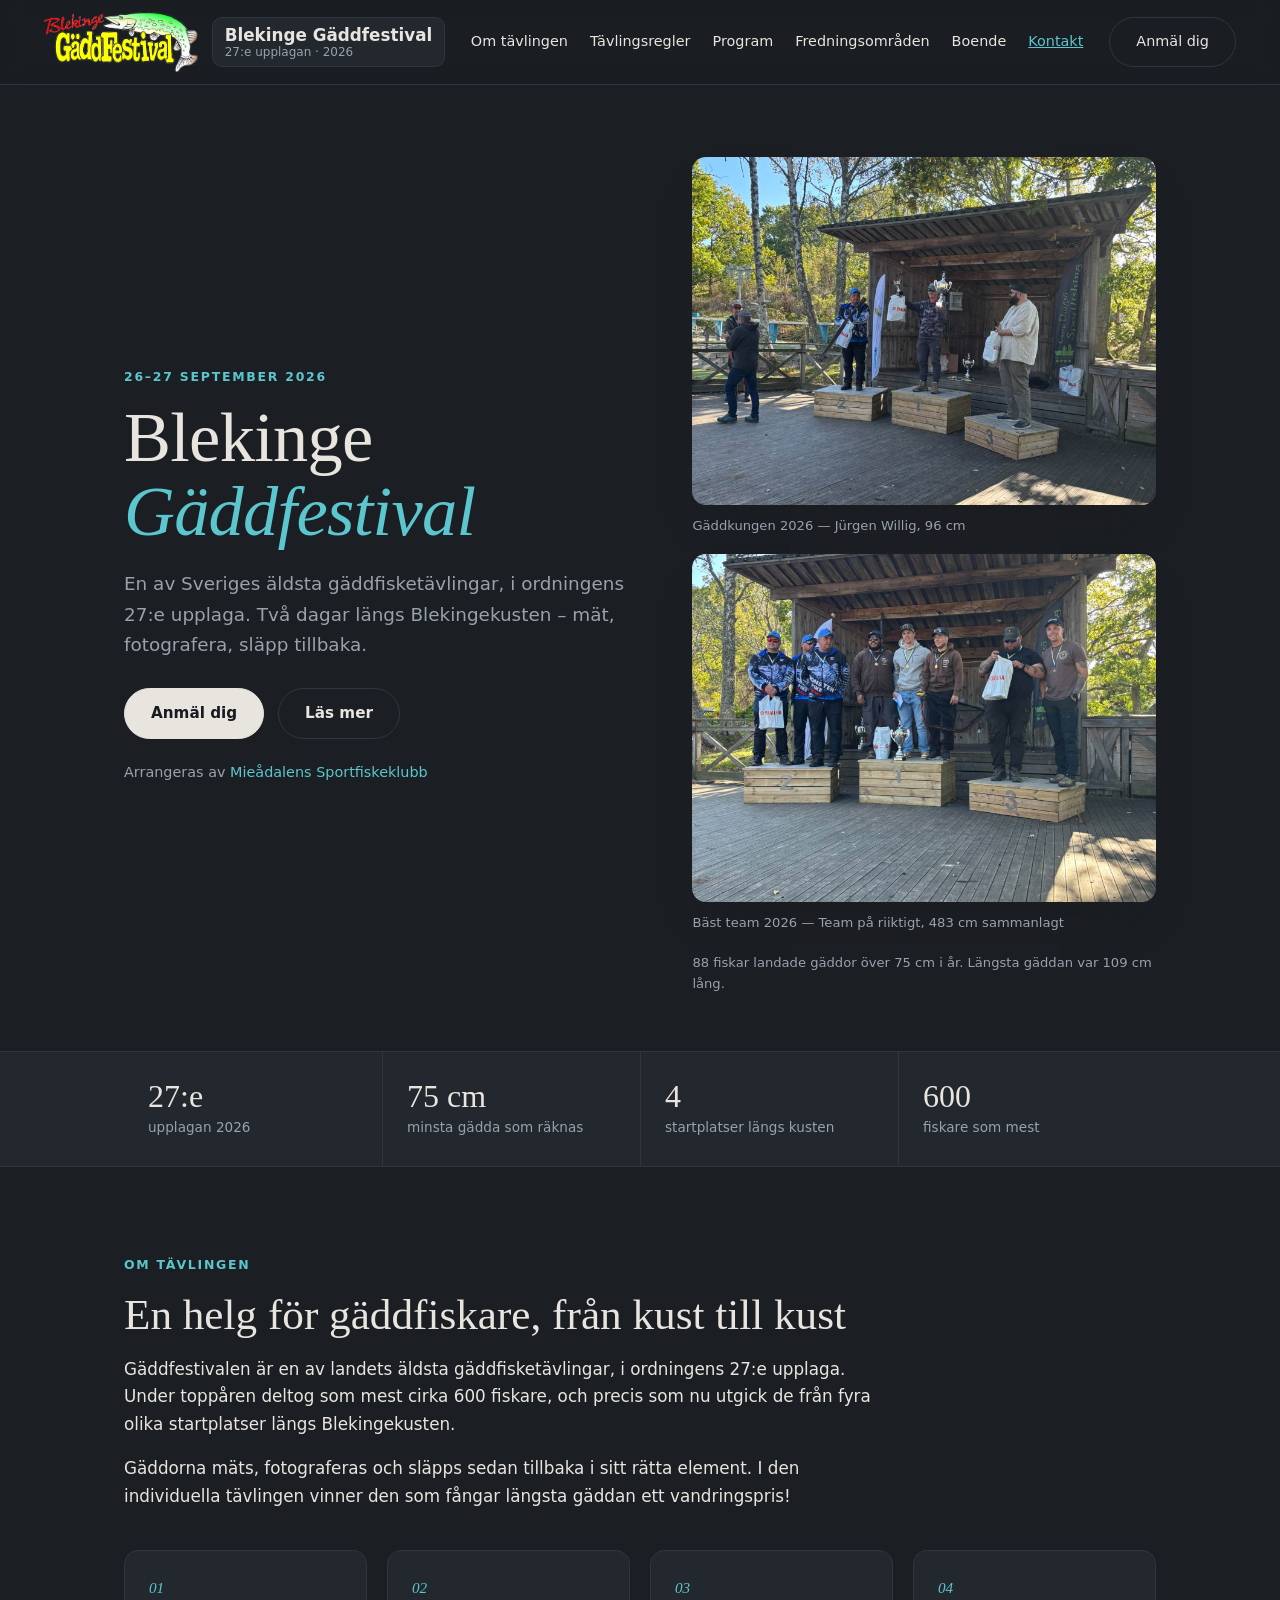
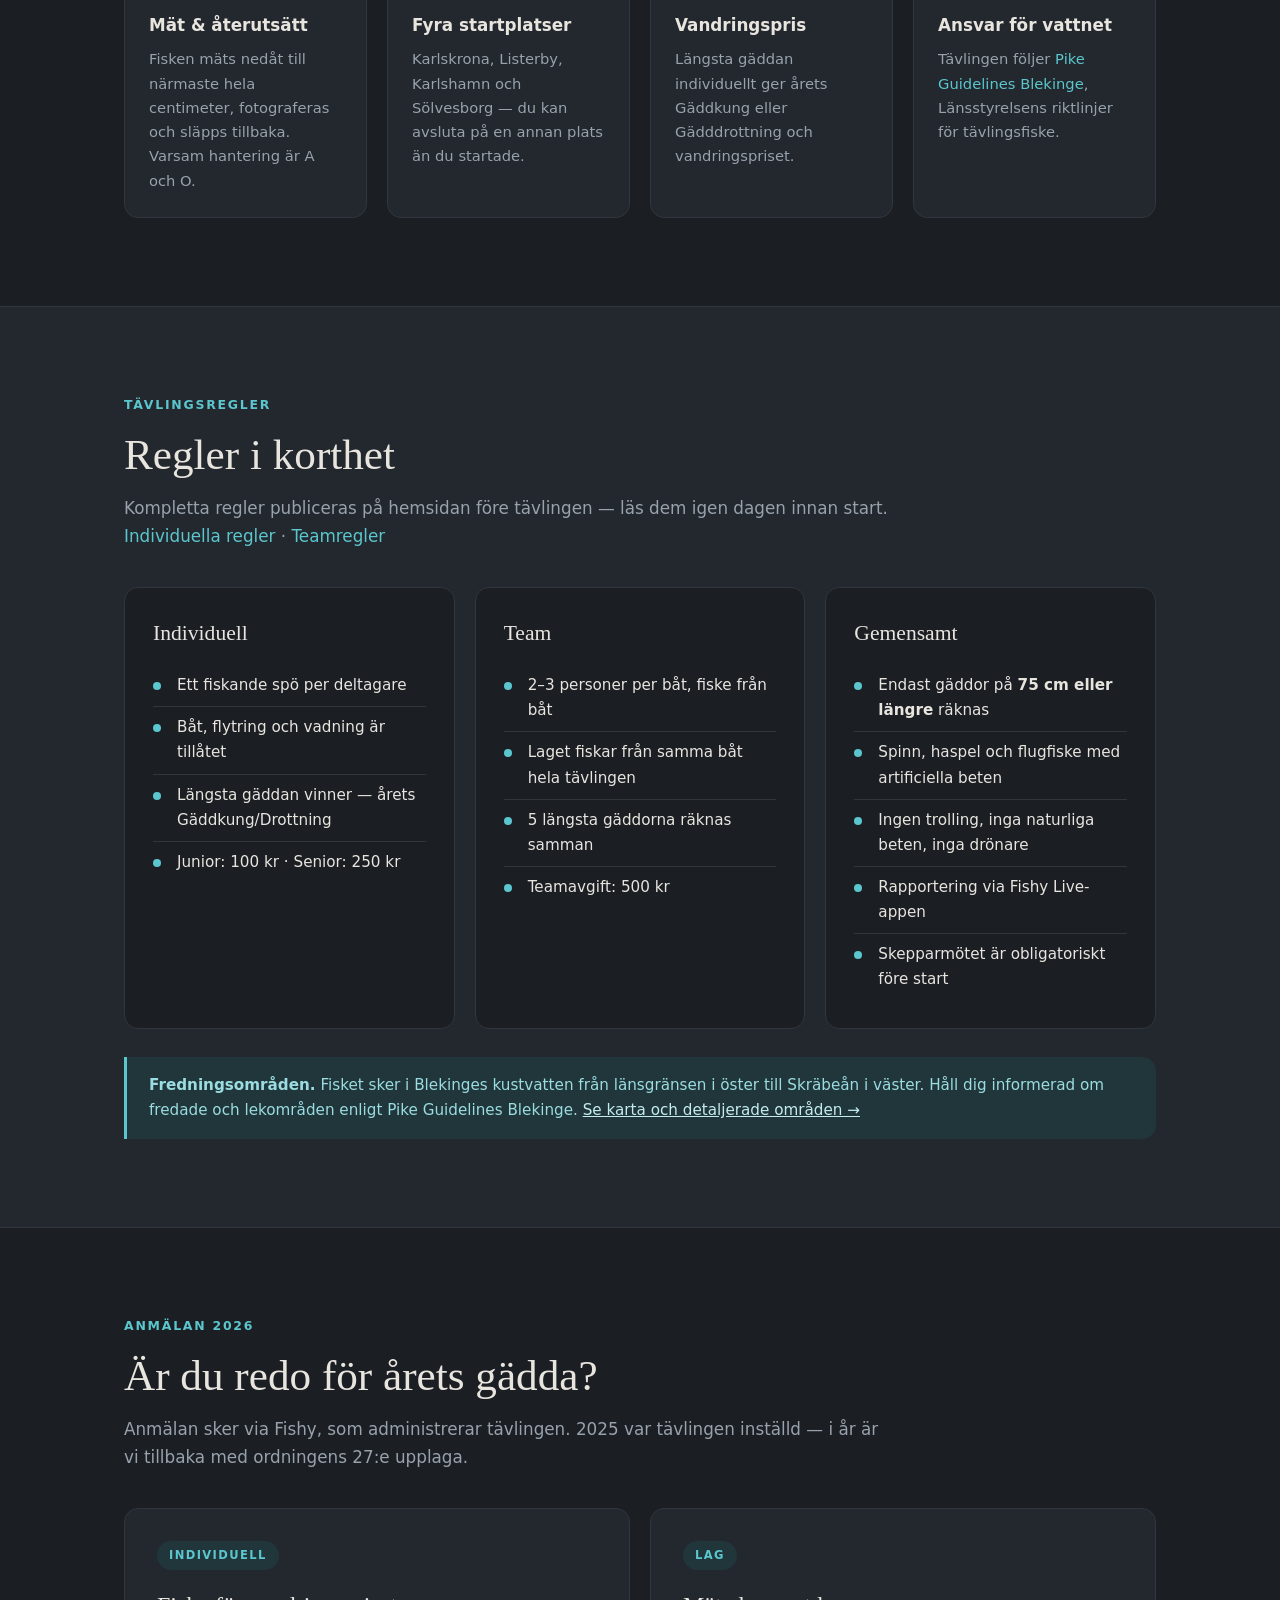
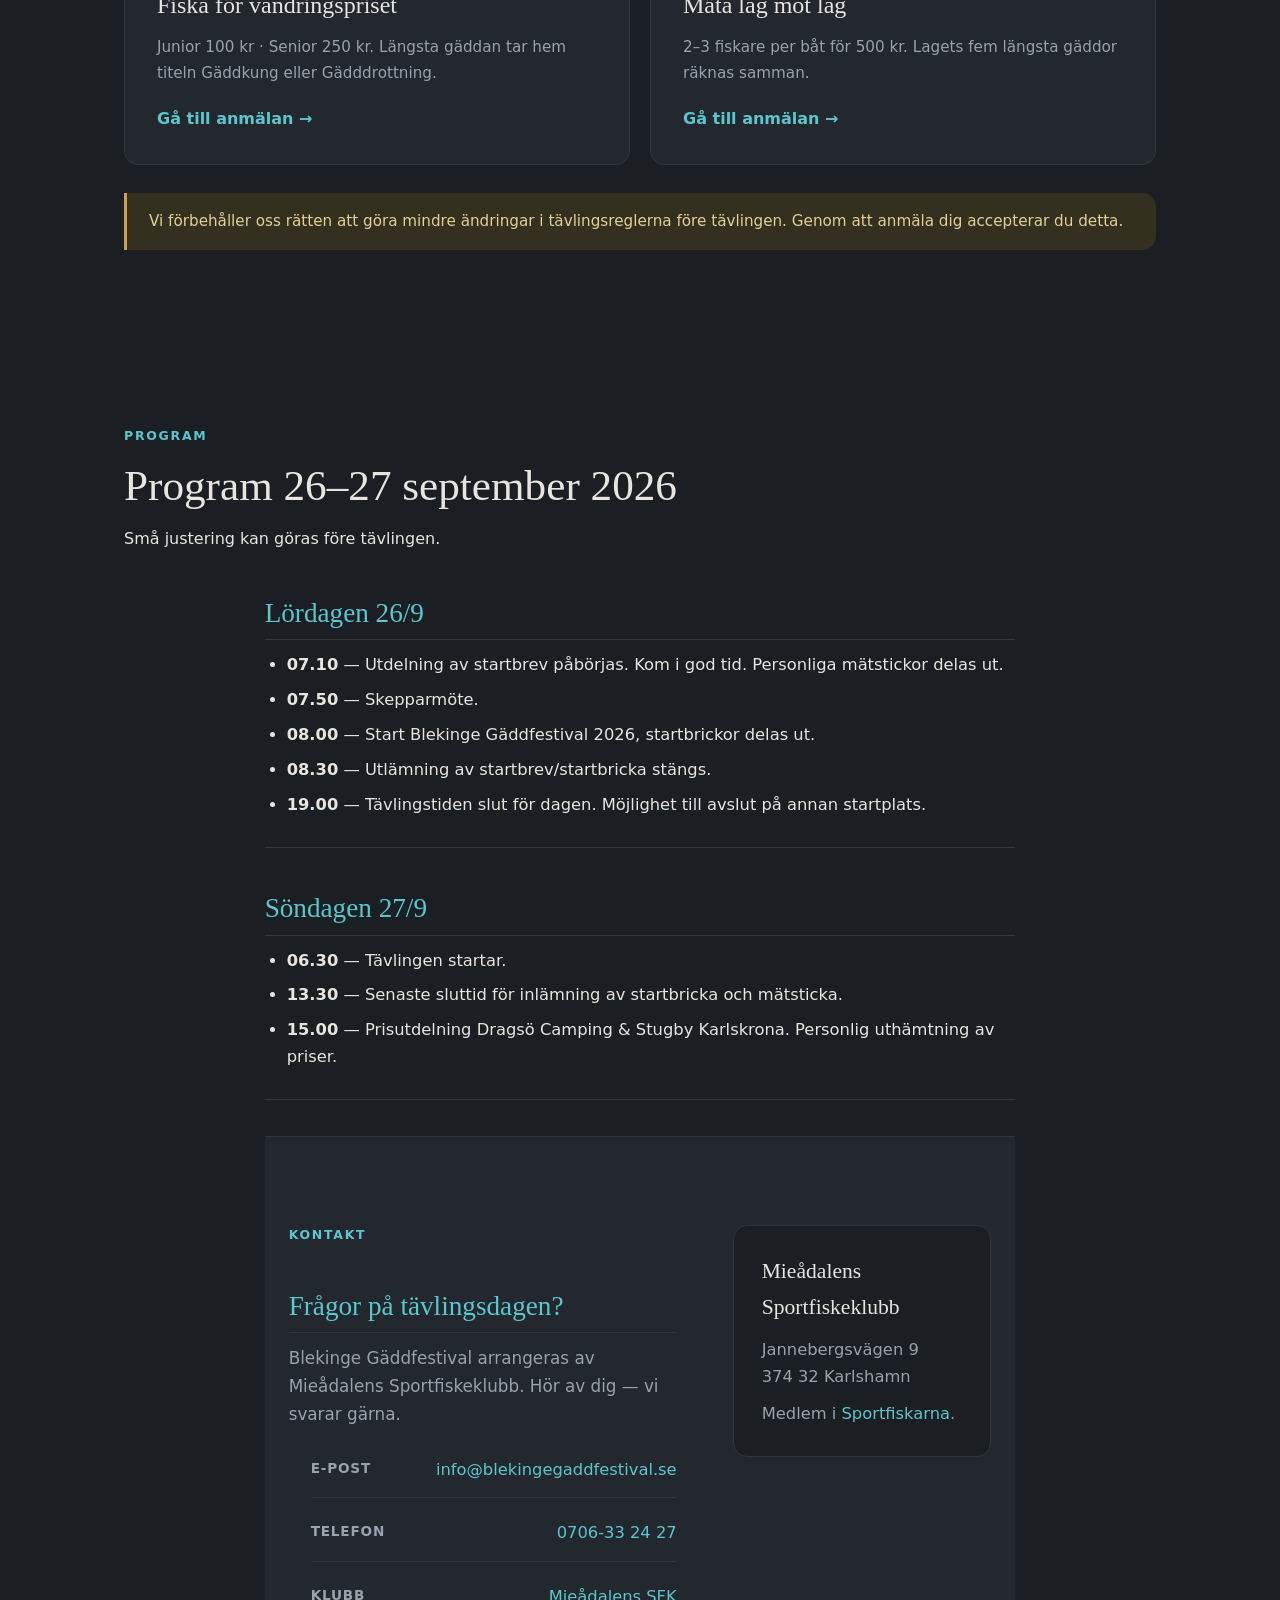
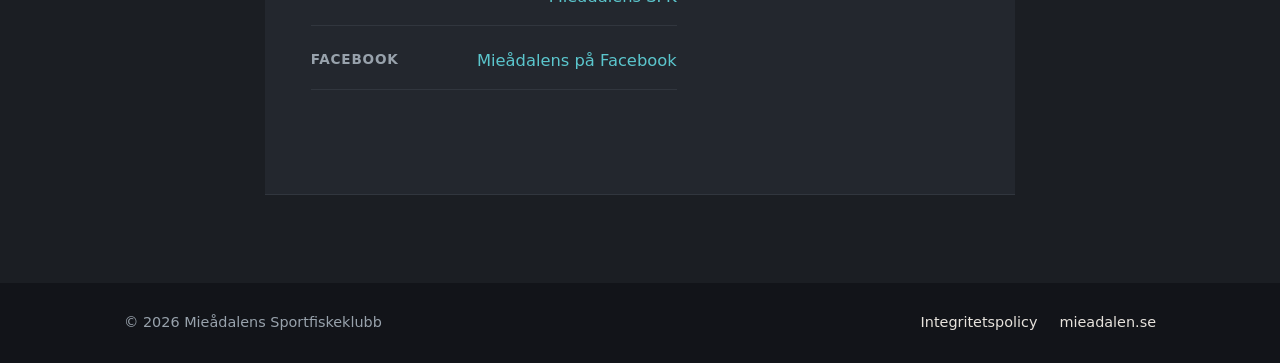
<file: index.html>
<!doctype html>
<html lang="sv">

<head>
  <meta charset="utf-8">
  <meta name="viewport" content="width=device-width, initial-scale=1">
  <title>Blekinge Gäddfestival 2026 – Mieådalens Sportfiskeklubb</title>
  <meta name="description"
    content="En av Sveriges äldsta gäddfisketävlingar. 26–27 september 2026 längs Blekingekusten. Arrangeras av Mieådalens Sportfiskeklubb.">
  <link rel="stylesheet" href="css/styles.css">
  <link rel="icon" type="image/png" href="img/gaeddfestival.png">
</head>

<body>

  <header class="site-header" id="top">
    <div class="container header-inner">
      <a class="brand" href="#top">
        <img src="img/gaeddfestival.png" alt="Blekinge Gäddfestival" class="logo">
        <span class="brand-text">Blekinge Gäddfestival<small>27:e upplagan · 2026</small></span>
      </a>
      <nav class="nav" id="nav">
        <a href="#om">Om tävlingen</a>
        <a href="#regler">Tävlingsregler</a>
        <a href="#program">Program</a>
        <a href="fredningsomraden.html">Fredningsområden</a>
        <a href="boende.html">Boende</a>
        <a href="#kontakt">Kontakt</a>
        <a href="#anmalan" class="btn btn-ghost">Anmäl dig</a>
      </nav>
      <button class="nav-toggle" id="nav-toggle" aria-label="Meny" aria-expanded="false" aria-controls="nav">
        <span></span><span></span><span></span>
      </button>
    </div>
  </header>

  <main>

    <!-- HERO -->
    <section class="hero">
      <div class="container hero-grid">
        <div class="hero-copy">
          <p class="eyebrow">26–27 september 2026</p>
          <h1>Blekinge <em>Gäddfestival</em></h1>
          <p class="lede">
            En av Sveriges äldsta gäddfisketävlingar, i ordningens 27:e upplaga.
            Två dagar längs Blekingekusten – mät, fotografera, släpp tillbaka.
          </p>
          <div class="hero-actions">
            <a href="#anmalan" class="btn">Anmäl dig</a>
            <a href="#om" class="btn btn-ghost">Läs mer</a>
          </div>
          <p class="hero-note">Arrangeras av <a href="https://www.mieadalen.se" target="_blank"
              rel="noopener">Mieådalens Sportfiskeklubb</a></p>
        </div>
        <div class="hero-media">
          <figure class="hero-figure">
            <img src="img/individuell2026.jpg" alt="Gäddkungen 2026, Jürgen Willig med sin gädda på 96 cm">
            <figcaption>Gäddkungen 2026 — Jürgen Willig, 96 cm</figcaption>
          </figure>
          <figure class="hero-figure">
            <img src="img/team2026.jpg" alt="Det segervinnande laget 2026, Team på riiktigt">
            <figcaption>Bäst team 2026 — Team på riiktigt, 483 cm sammanlagt</figcaption>
          </figure>
          <p class="hero-media-note">88 fiskar landade gäddor över 75 cm i år. Längsta gäddan var 109
            cm lång.</p>
        </div>
      </div>
    </section>

    <!-- STATS -->
    <section class="stats" aria-label="Snabbfakta">
      <div class="container stats-grid">
        <div class="stat">
          <span class="stat-num">27:e</span>
          <span class="stat-label">upplagan 2026</span>
        </div>
        <div class="stat">
          <span class="stat-num">75 cm</span>
          <span class="stat-label">minsta gädda som räknas</span>
        </div>
        <div class="stat">
          <span class="stat-num">4</span>
          <span class="stat-label">startplatser längs kusten</span>
        </div>
        <div class="stat">
          <span class="stat-num">600</span>
          <span class="stat-label">fiskare som mest</span>
        </div>
      </div>
    </section>

    <!-- OM TÄVLINGEN -->
    <section class="section reveal" id="om">
      <div class="container">
        <p class="eyebrow">Om tävlingen</p>
        <h2>En helg för gäddfiskare, från kust till kust</h2>
        <div class="prose">
          <p>
            Gäddfestivalen är en av landets äldsta gäddfisketävlingar, i ordningens 27:e
            upplaga. Under toppåren deltog som mest cirka 600 fiskare, och precis som nu
            utgick de från fyra olika startplatser längs Blekingekusten.
          </p>
          <p>
            Gäddorna mäts, fotograferas och släpps sedan tillbaka i sitt rätta element.
            I den individuella tävlingen vinner den som fångar längsta gäddan ett vandringspris!
          </p>
        </div>
        <div class="feature-grid">
          <article class="feature">
            <span class="feature-num">01</span>
            <h3>Mät &amp; återutsätt</h3>
            <p>Fisken mäts nedåt till närmaste hela centimeter, fotograferas och släpps tillbaka. Varsam hantering är A
              och O.</p>
          </article>
          <article class="feature">
            <span class="feature-num">02</span>
            <h3>Fyra startplatser</h3>
            <p>Karlskrona, Listerby, Karlshamn och Sölvesborg — du kan avsluta på en annan plats än du startade.</p>
          </article>
          <article class="feature">
            <span class="feature-num">03</span>
            <h3>Vandringspris</h3>
            <p>Längsta gäddan individuellt ger årets Gäddkung eller Gädddrottning och vandringspriset.</p>
          </article>
          <article class="feature">
            <span class="feature-num">04</span>
            <h3>Ansvar för vattnet</h3>
            <p>Tävlingen följer <a href="https://www.lansstyrelsen.se/blekinge/privat/jakt-och-fiske/fiske.html"
                target="_blank" rel="noopener">Pike Guidelines Blekinge</a>, Länsstyrelsens riktlinjer för
              tävlingsfiske.</p>
          </article>
        </div>
      </div>
    </section>

    <!-- TÄVLINGSREGLER -->
    <section class="section section-alt reveal" id="regler">
      <div class="container">
        <p class="eyebrow">Tävlingsregler</p>
        <h2>Regler i korthet</h2>
        <p class="section-intro">
          Kompletta regler publiceras på hemsidan före tävlingen — läs dem igen dagen innan start.
          <a href="invirules.html">Individuella regler</a>
          ·
          <a href="teamrules.html">Teamregler</a>
        </p>

        <div class="rule-grid">
          <article class="rule-card">
            <h3>Individuell</h3>
            <ul>
              <li>Ett fiskande spö per deltagare</li>
              <li>Båt, flytring och vadning är tillåtet</li>
              <li>Längsta gäddan vinner — årets Gäddkung/Drottning</li>
              <li>Junior: 100 kr · Senior: 250 kr</li>
            </ul>
          </article>
          <article class="rule-card">
            <h3>Team</h3>
            <ul>
              <li>2–3 personer per båt, fiske från båt</li>
              <li>Laget fiskar från samma båt hela tävlingen</li>
              <li>5 längsta gäddorna räknas samman</li>
              <li>Teamavgift: 500 kr</li>
            </ul>
          </article>
          <article class="rule-card rule-card-wide">
            <h3>Gemensamt</h3>
            <ul>
              <li>Endast gäddor på <strong>75 cm eller längre</strong> räknas</li>
              <li>Spinn, haspel och flugfiske med artificiella beten</li>
              <li>Ingen trolling, inga naturliga beten, inga drönare</li>
              <li>Rapportering via Fishy Live-appen</li>
              <li>Skepparmötet är obligatoriskt före start</li>
            </ul>
          </article>
        </div>

        <aside class="note">
          <strong>Fredningsområden.</strong> Fisket sker i Blekinges kustvatten från länsgränsen i öster till Skräbeån i
          väster.
          Håll dig informerad om fredade och lekområden enligt Pike Guidelines Blekinge.
          <a href="fredningsomraden.html">Se karta och detaljerade områden →</a>
        </aside>
      </div>
    </section>

    <!-- ANMÄLAN -->
    <section class="section reveal" id="anmalan">
      <div class="container">
        <p class="eyebrow">Anmälan 2026</p>
        <h2>Är du redo för årets gädda?</h2>
        <p class="section-intro">
          Anmälan sker via Fishy, som administrerar tävlingen. 2025 var tävlingen inställd —
          i år är vi tillbaka med ordningens 27:e upplaga.
        </p>
        <div class="signup-grid">
          <a class="signup-card" href="https://www.fishy.nu/contest/425/blekinge-gaddfestival-individuell/"
            target="_blank" rel="noopener">
            <span class="signup-tag">Individuell</span>
            <h3>Fiska för vandringspriset</h3>
            <p>Junior 100 kr · Senior 250 kr. Längsta gäddan tar hem titeln Gäddkung eller Gädddrottning.</p>
            <span class="link-arrow">Gå till anmälan →</span>
          </a>
          <a class="signup-card" href="https://www.fishy.nu/contest/424/blekinge-gaddfestival-lag/" target="_blank"
            rel="noopener">
            <span class="signup-tag">Lag</span>
            <h3>Mäta lag mot lag</h3>
            <p>2–3 fiskare per båt för 500 kr. Lagets fem längsta gäddor räknas samman.</p>
            <span class="link-arrow">Gå till anmälan →</span>
          </a>
        </div>
        <aside class="note note-accent">
          Vi förbehåller oss rätten att göra mindre ändringar i tävlingsreglerna före tävlingen.
          Genom att anmäla dig accepterar du detta.
        </aside>
      </div>
    </section>
    <!-- PROGRAM -->

    <section class="section reveal" id="program">
      <div class="container">
        <p class="eyebrow">Program</p>
        <h1 class="doc-heading">Program 26–27 september 2026</h1>
        <p>Små justering kan göras före tävlingen.</p>
        <div class="doc">
          <h2>Lördagen 26/9</h2>
          <ul>
            <li><strong>07.10</strong> — Utdelning av startbrev påbörjas. Kom i god tid. Personliga
              mätstickor delas ut.</li>
            <li><strong>07.50</strong> — Skepparmöte.</li>
            <li><strong>08.00</strong> — Start Blekinge Gäddfestival 2026, startbrickor delas ut.</li>
            <li><strong>08.30</strong> — Utlämning av startbrev/startbricka stängs.</li>
            <li><strong>19.00</strong> — Tävlingstiden slut för dagen.
              Möjlighet till avslut på annan startplats.</li>
          </ul>

          <hr>

          <h2>Söndagen 27/9</h2>
          <ul>
            <li><strong>06.30</strong> — Tävlingen startar.</li>
            <li><strong>13.30</strong> — Senaste sluttid för inlämning av startbricka och mätsticka.</li>
            <li><strong>15.00</strong> — Prisutdelning Dragsö Camping &amp; Stugby Karlskrona. Personlig
              uthämtning av priser.</li>
          </ul>

          <hr>


          <!-- KONTAKT -->
          <section class="section section-alt reveal" id="kontakt">
            <div class="container contact-grid">
              <div>
                <p class="eyebrow">Kontakt</p>
                <h2>Frågor på tävlingsdagen?</h2>
                <p class="section-intro">
                  Blekinge Gäddfestival arrangeras av Mieådalens Sportfiskeklubb.
                  Hör av dig — vi svarar gärna.
                </p>
                <ul class="contact-list">
                  <li>
                    <span class="contact-label">E-post</span>
                    <a href="mailto:info@blekingegaddfestival.se">info@blekingegaddfestival.se</a>
                  </li>
                  <li>
                    <span class="contact-label">Telefon</span>
                    <a href="tel:0706332427">0706-33 24 27</a>
                  </li>
                  <li>
                    <span class="contact-label">Klubb</span>
                    <a href="https://www.mieadalen.se" target="_blank" rel="noopener">Mieådalens SFK</a>
                  </li>
                  <li>
                    <span class="contact-label">Facebook</span>
                    <a href="https://www.facebook.com/mieadalens" target="_blank" rel="noopener">Mieådalens på
                      Facebook</a>
                  </li>
                </ul>
              </div>
              <div class="contact-card">
                <h3>Mieådalens Sportfiskeklubb</h3>
                <p>Jannebergsvägen 9<br>374 32 Karlshamn</p>
                <p>Medlem i <a href="https://www.sportfiskarna.se" target="_blank" rel="noopener">Sportfiskarna</a>.</p>
              </div>
            </div>
          </section>

  </main>

  <footer class="site-footer">
    <div class="container footer-inner">
      <p>© 2026 Mieådalens Sportfiskeklubb</p>
      <p class="footer-links">
        <a href="policy.html">Integritetspolicy</a>
        <a href="https://www.mieadalen.se" target="_blank" rel="noopener">mieadalen.se</a>
      </p>
    </div>
  </footer>

  <script src="js/site.js"></script>
</body>

</html>
</file>
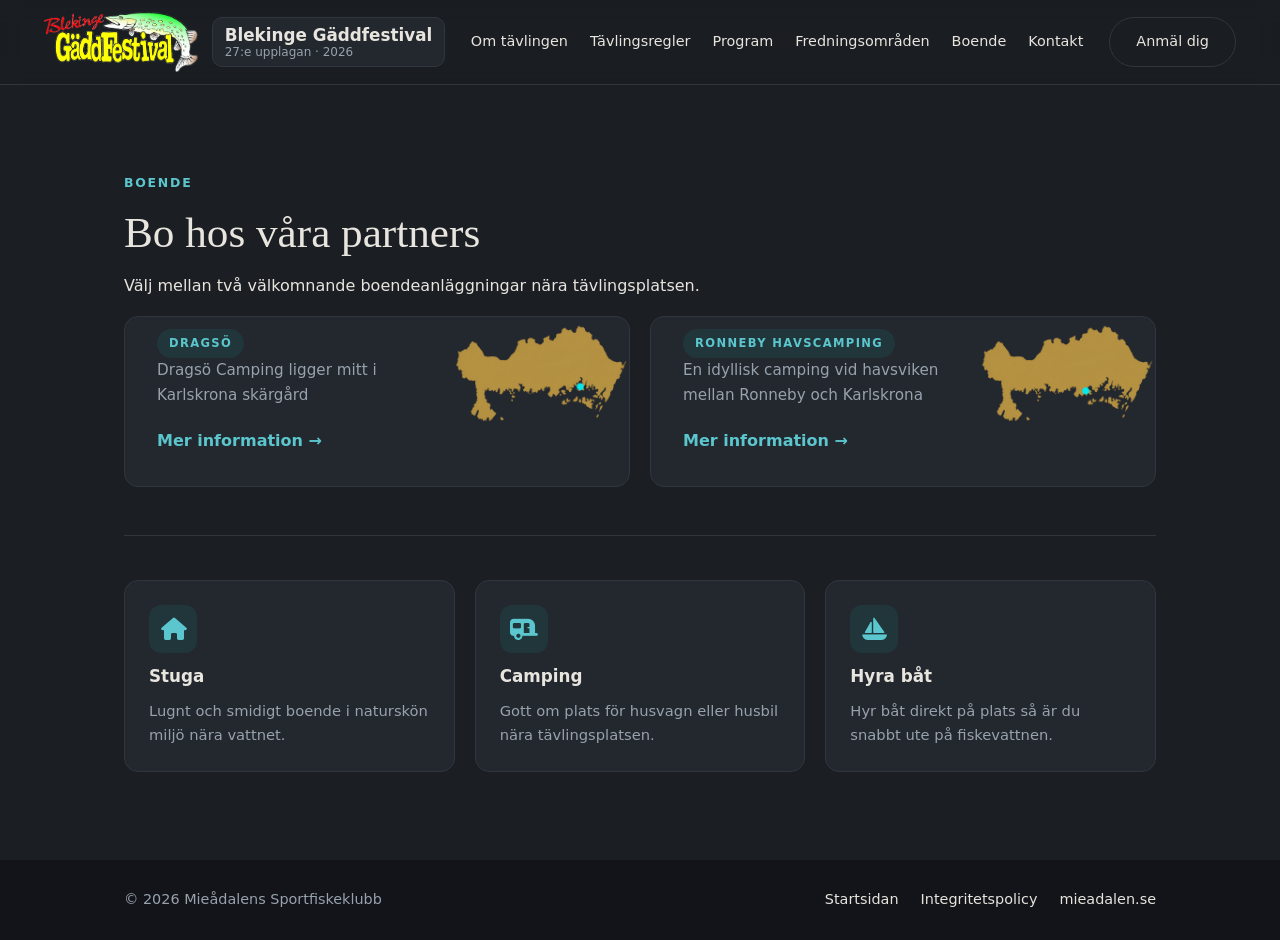
<file: boende.html>
<!doctype html>
<html lang="sv">

<head>
    <meta charset="utf-8">
    <meta name="viewport" content="width=device-width, initial-scale=1">
    <title>Boende | Blekinge Gäddfestival 2026</title>
    <meta name="description"
        content="Boendealternativ nära tävlingsplatsen för Blekinge Gäddfestival 2026 – Dragsö, Ronneby Havscamp, stuga, camping och båthyra.">
    <link rel="stylesheet" href="css/styles.css">
    <link rel="stylesheet" href="https://cdnjs.cloudflare.com/ajax/libs/font-awesome/6.5.2/css/all.min.css">
    <link rel="icon" type="image/png" href="img/gaeddfestival.png">
</head>

<body>

    <header class="site-header" id="top">
        <div class="container header-inner">
            <a class="brand" href="index.html">
                <img src="img/gaeddfestival.png" alt="Blekinge Gäddfestival" class="logo">
                <span class="brand-text">Blekinge Gäddfestival<small>27:e upplagan · 2026</small></span>
            </a>
            <nav class="nav" id="nav">
                <a href="index.html#om">Om tävlingen</a>
                <a href="index.html#regler">Tävlingsregler</a>
                <a href="index.html#program">Program</a>
                <a href="fredningsomraden.html">Fredningsområden</a>
                <a href="boende.html">Boende</a>
                <a href="index.html#kontakt">Kontakt</a>
                <a href="index.html#anmalan" class="btn btn-ghost">Anmäl dig</a>
            </nav>
            <button class="nav-toggle" id="nav-toggle" aria-label="Meny" aria-expanded="false" aria-controls="nav">
                <span></span><span></span><span></span>
            </button>
        </div>
    </header>

    <main>
        <section class="section">
            <div class="container">
                <p class="eyebrow">Boende</p>

                <h1 class="doc-heading">Bo hos våra partners</h1>
                <p>Välj mellan två välkomnande boendeanläggningar nära tävlingsplatsen.</p>

                <div class="signup-grid boende-sites">
                    <a class="signup-card" href="https://www.dragso.se/" target="_blank" rel="noopener">
                        <img src="img/blekingedragso.png" alt="Karta med markerat läge för Dragsö" class="site-map">
                        <span class="signup-tag">Dragsö</span>

                        <p>Dragsö Camping ligger mitt i Karlskrona skärgård</p>
                        <span class="link-arrow">Mer information →</span>
                    </a>
                    <a class="signup-card" href="https://www.ronnebyhavscamping.se/" target="_blank" rel="noopener">
                        <img src="img/blekingerby.png" alt="Karta med markerat läge för Ronneby Havscamping"
                            class="site-map">
                        <span class="signup-tag">Ronneby Havscamping</span>

                        <p>En idyllisk camping vid havsviken mellan Ronneby och Karlskrona</p>
                        <span class="link-arrow">Mer information →</span>
                    </a>
                </div>

                <div class="feature-grid boende-features">
                    <article class="feature">
                        <span class="feature-icon"><i class="fa-solid fa-house" aria-hidden="true"></i></span>
                        <h3>Stuga</h3>
                        <p>Lugnt och smidigt boende i naturskön miljö nära vattnet.</p>
                    </article>
                    <article class="feature">
                        <span class="feature-icon"><i class="fa-solid fa-caravan" aria-hidden="true"></i></span>
                        <h3>Camping</h3>
                        <p>Gott om plats för husvagn eller husbil nära tävlingsplatsen.</p>
                    </article>
                    <article class="feature">
                        <span class="feature-icon"><i class="fa-solid fa-sailboat" aria-hidden="true"></i></span>
                        <h3>Hyra båt</h3>
                        <p>Hyr båt direkt på plats så är du snabbt ute på fiskevattnen.</p>
                    </article>
                </div>
            </div>
        </section>

    </main>

    <footer class="site-footer">
        <div class="container footer-inner">
            <p>© 2026 Mieådalens Sportfiskeklubb</p>
            <p class="footer-links">
                <a href="index.html">Startsidan</a>
                <a href="policy.html">Integritetspolicy</a>
                <a href="https://www.mieadalen.se" target="_blank" rel="noopener">mieadalen.se</a>
            </p>
        </div>
    </footer>

    <script src="js/site.js"></script>
</body>

</html>
</file>
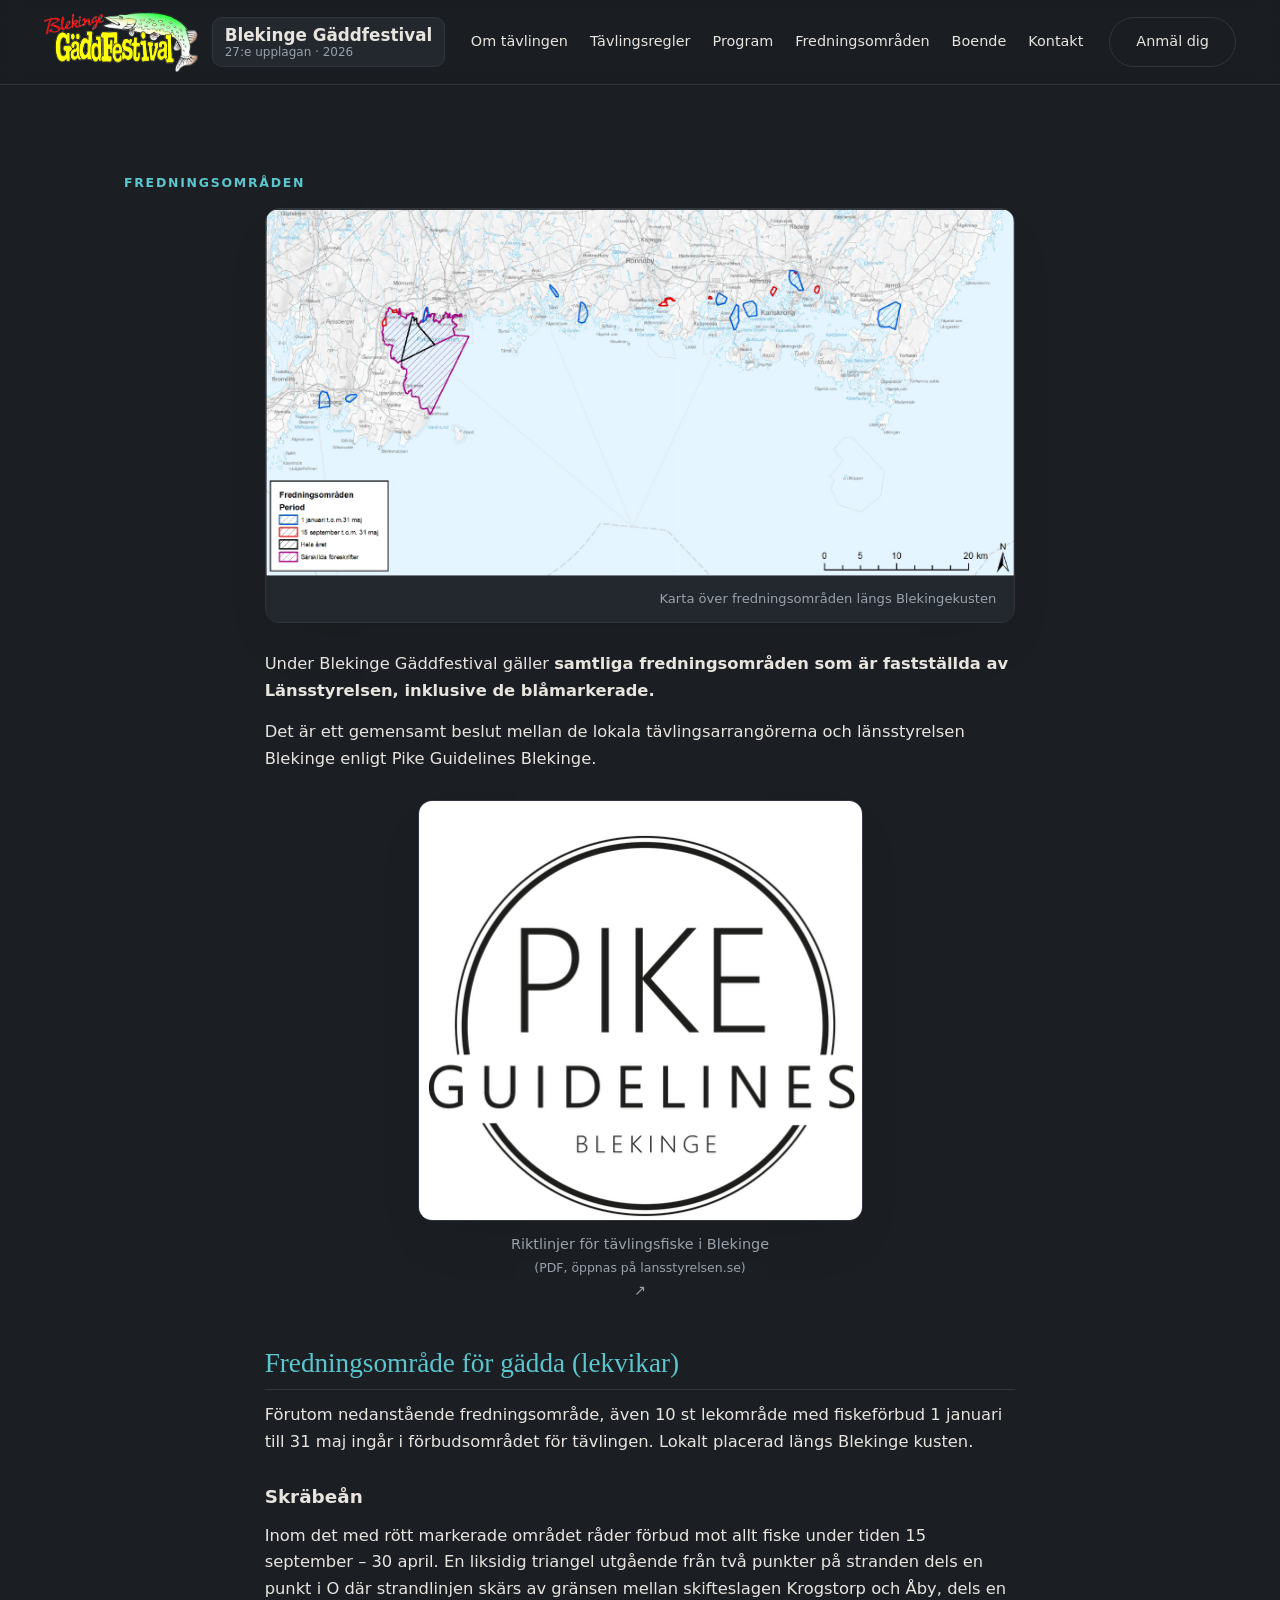
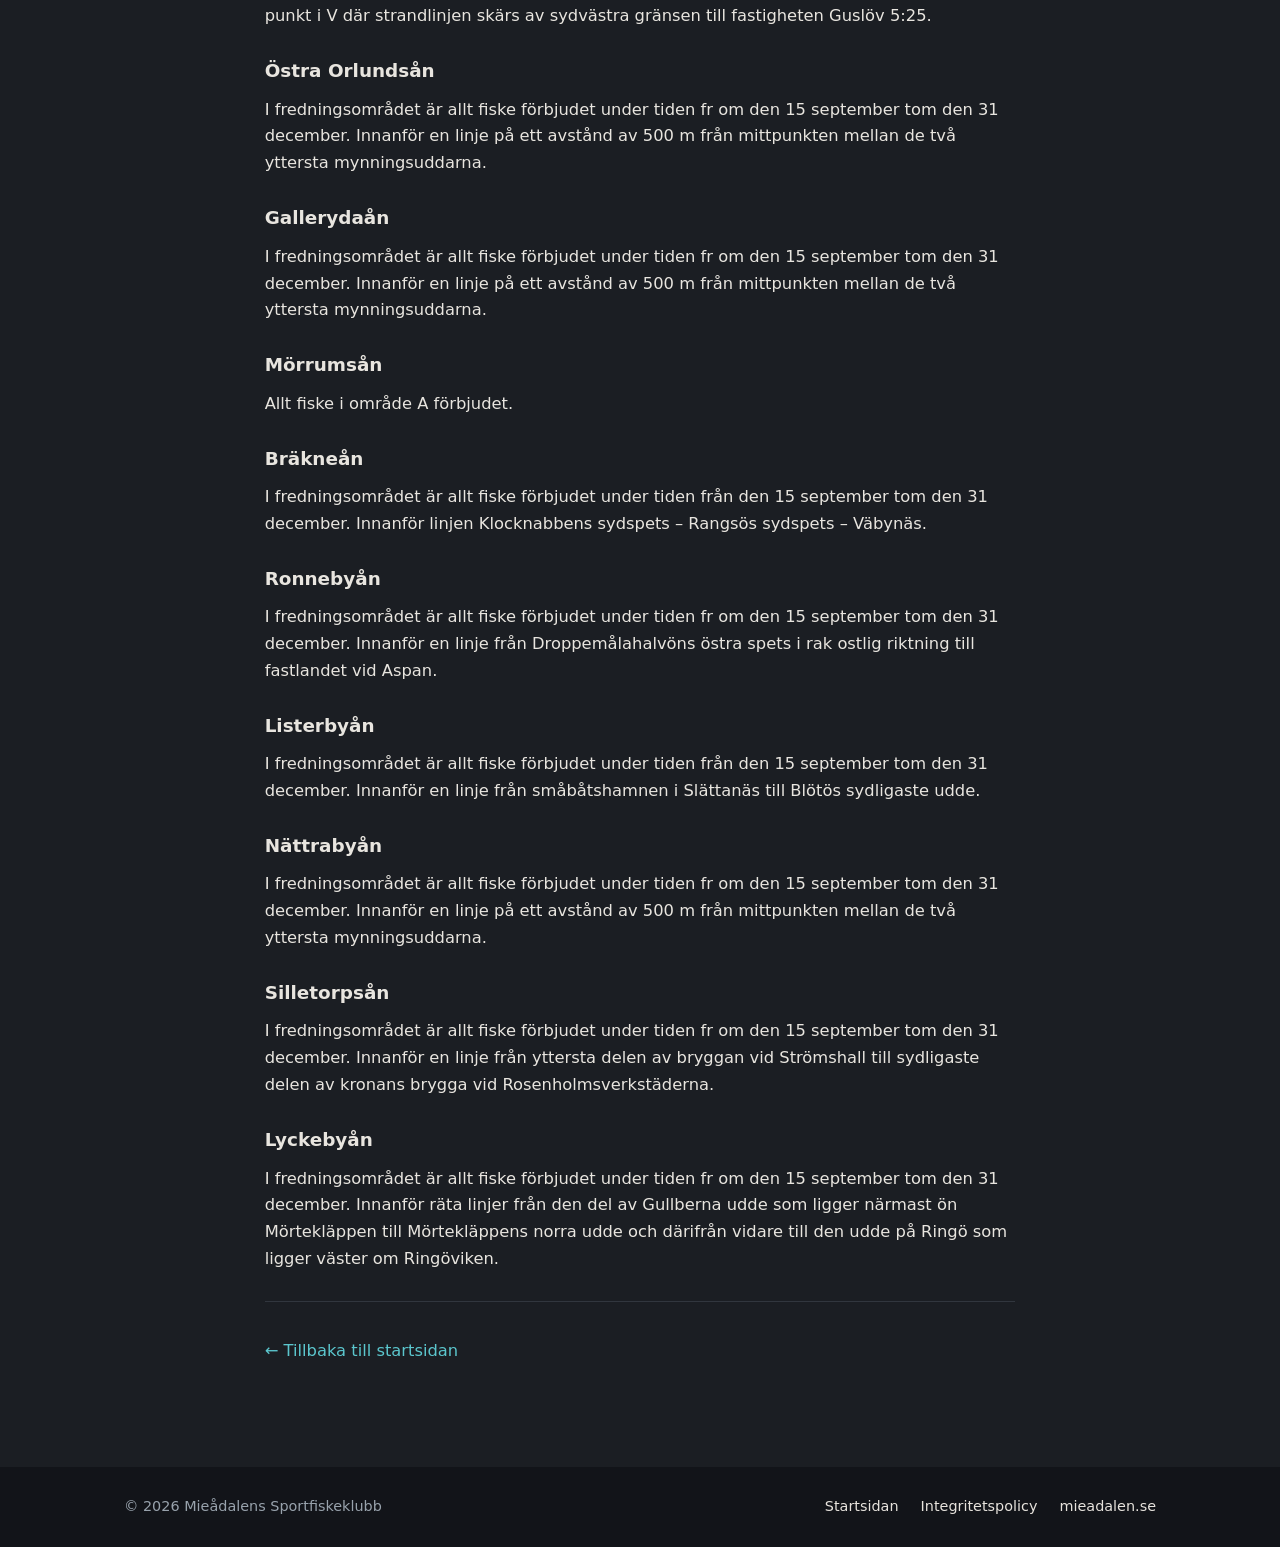
<file: fredningsomraden.html>
<!doctype html>
<html lang="sv">

<head>
  <meta charset="utf-8">
  <meta name="viewport" content="width=device-width, initial-scale=1">
  <title>Fredningsområden | Blekinge Gäddfestival 2026</title>
  <meta name="description"
    content="Fredningsområden under Blekinge Gäddfestival 2026 – samtliga fredningsområden fastställda av Länsstyrelsen, inklusive de blåmarkerade.">
  <link rel="stylesheet" href="css/styles.css">
  <link rel="icon" type="image/png" href="img/gaeddfestival.png">
</head>

<body>

  <header class="site-header" id="top">
    <div class="container header-inner">
      <a class="brand" href="index.html">
        <img src="img/gaeddfestival.png" alt="Blekinge Gäddfestival" class="logo">
        <span class="brand-text">Blekinge Gäddfestival<small>27:e upplagan · 2026</small></span>
      </a>
      <nav class="nav" id="nav">
        <a href="index.html#om">Om tävlingen</a>
        <a href="index.html#regler">Tävlingsregler</a>
        <a href="index.html#program">Program</a>
        <a href="fredningsomraden.html">Fredningsområden</a>
        <a href="boende.html">Boende</a>
        <a href="index.html#kontakt">Kontakt</a>
        <a href="index.html#anmalan" class="btn btn-ghost">Anmäl dig</a>
      </nav>
      <button class="nav-toggle" id="nav-toggle" aria-label="Meny" aria-expanded="false" aria-controls="nav">
        <span></span><span></span><span></span>
      </button>
    </div>
  </header>

  <main>
    <section class="section">
      <div class="container">
        <p class="eyebrow">Fredningsområden</p>
        <div class="doc">
          <figure class="map-figure">
            <img src="img/fredningsomraden.png" alt="Karta över fredningsområden under Blekinge Gäddfestival">
            <figcaption>Karta över fredningsområden längs Blekingekusten</figcaption>
          </figure>
          <p>
            Under Blekinge Gäddfestival gäller <strong>samtliga fredningsområden som är fastställda av
              Länsstyrelsen, inklusive de blåmarkerade.</strong>
          </p>
          <p>
            Det är ett gemensamt beslut mellan de lokala tävlingsarrangörerna och länsstyrelsen Blekinge
            enligt Pike Guidelines Blekinge.
          </p>
          <figure class="link-figure">
            <a
              href="https://www.lansstyrelsen.se/download/18.68fbc90d193243b379e47964/1732525291699/2019:10%20Riktlinjer%20f%C3%B6r%20t%C3%A4vlingsfiske%20i%20Blekinge.pdf"
              target="_blank"
              rel="noopener">
              <img src="img/PIKE_GUIDELINES_logo_white_background.png" alt="Länsstyrelsen: Riktlinjer för tävlingsfiske i Blekinge">
              <figcaption>
                Riktlinjer för tävlingsfiske i Blekinge <small>(PDF, öppnas på lansstyrelsen.se)</small> ↗
              </figcaption>
            </a>
          </figure>


          <h2>Fredningsområde för gädda (lekvikar)</h2>
          <p>
            Förutom nedanstående fredningsområde, även 10 st lekområde med fiskeförbud 1 januari till 31
            maj ingår i förbudsområdet för tävlingen. Lokalt placerad längs Blekinge kusten.
          </p>

          <h3>Skräbeån</h3>
          <p>
            Inom det med rött markerade området råder förbud mot allt fiske under tiden 15 september –
            30 april. En liksidig triangel utgående från två punkter på stranden dels en punkt i O där
            strandlinjen skärs av gränsen mellan skifteslagen Krogstorp och Åby, dels en punkt i V där
            strandlinjen skärs av sydvästra gränsen till fastigheten Guslöv 5:25.
          </p>

          <h3>Östra Orlundsån</h3>
          <p>
            I fredningsområdet är allt fiske förbjudet under tiden fr om den 15 september tom den 31
            december. Innanför en linje på ett avstånd av 500 m från mittpunkten mellan de två yttersta
            mynningsuddarna.
          </p>

          <h3>Gallerydaån</h3>
          <p>
            I fredningsområdet är allt fiske förbjudet under tiden fr om den 15 september tom den 31
            december. Innanför en linje på ett avstånd av 500 m från mittpunkten mellan de två yttersta
            mynningsuddarna.
          </p>

          <h3>Mörrumsån</h3>
          <p>Allt fiske i område A förbjudet.</p>

          <h3>Bräkneån</h3>
          <p>
            I fredningsområdet är allt fiske förbjudet under tiden från den 15 september tom den 31
            december. Innanför linjen Klocknabbens sydspets – Rangsös sydspets – Väbynäs.
          </p>

          <h3>Ronnebyån</h3>
          <p>
            I fredningsområdet är allt fiske förbjudet under tiden fr om den 15 september tom den 31
            december. Innanför en linje från Droppemålahalvöns östra spets i rak ostlig riktning till
            fastlandet vid Aspan.
          </p>

          <h3>Listerbyån</h3>
          <p>
            I fredningsområdet är allt fiske förbjudet under tiden från den 15 september tom den 31
            december. Innanför en linje från småbåtshamnen i Slättanäs till Blötös sydligaste udde.
          </p>

          <h3>Nättrabyån</h3>
          <p>
            I fredningsområdet är allt fiske förbjudet under tiden fr om den 15 september tom den 31
            december. Innanför en linje på ett avstånd av 500 m från mittpunkten mellan de två yttersta
            mynningsuddarna.
          </p>

          <h3>Silletorpsån</h3>
          <p>
            I fredningsområdet är allt fiske förbjudet under tiden fr om den 15 september tom den 31
            december. Innanför en linje från yttersta delen av bryggan vid Strömshall till sydligaste
            delen av kronans brygga vid Rosenholmsverkstäderna.
          </p>

          <h3>Lyckebyån</h3>
          <p>
            I fredningsområdet är allt fiske förbjudet under tiden fr om den 15 september tom den 31
            december. Innanför räta linjer från den del av Gullberna udde som ligger närmast ön
            Mörtekläppen till Mörtekläppens norra udde och därifrån vidare till den udde på Ringö som
            ligger väster om Ringöviken.
          </p>

          <hr>

          <p><a href="index.html">← Tillbaka till startsidan</a></p>
        </div>
      </div>
    </section>
  </main>

  <footer class="site-footer">
    <div class="container footer-inner">
      <p>© 2026 Mieådalens Sportfiskeklubb</p>
      <p class="footer-links">
        <a href="index.html">Startsidan</a>
        <a href="policy.html">Integritetspolicy</a>
        <a href="https://www.mieadalen.se" target="_blank" rel="noopener">mieadalen.se</a>
      </p>
    </div>
  </footer>

  <script src="js/site.js"></script>
</body>

</html>
</file>
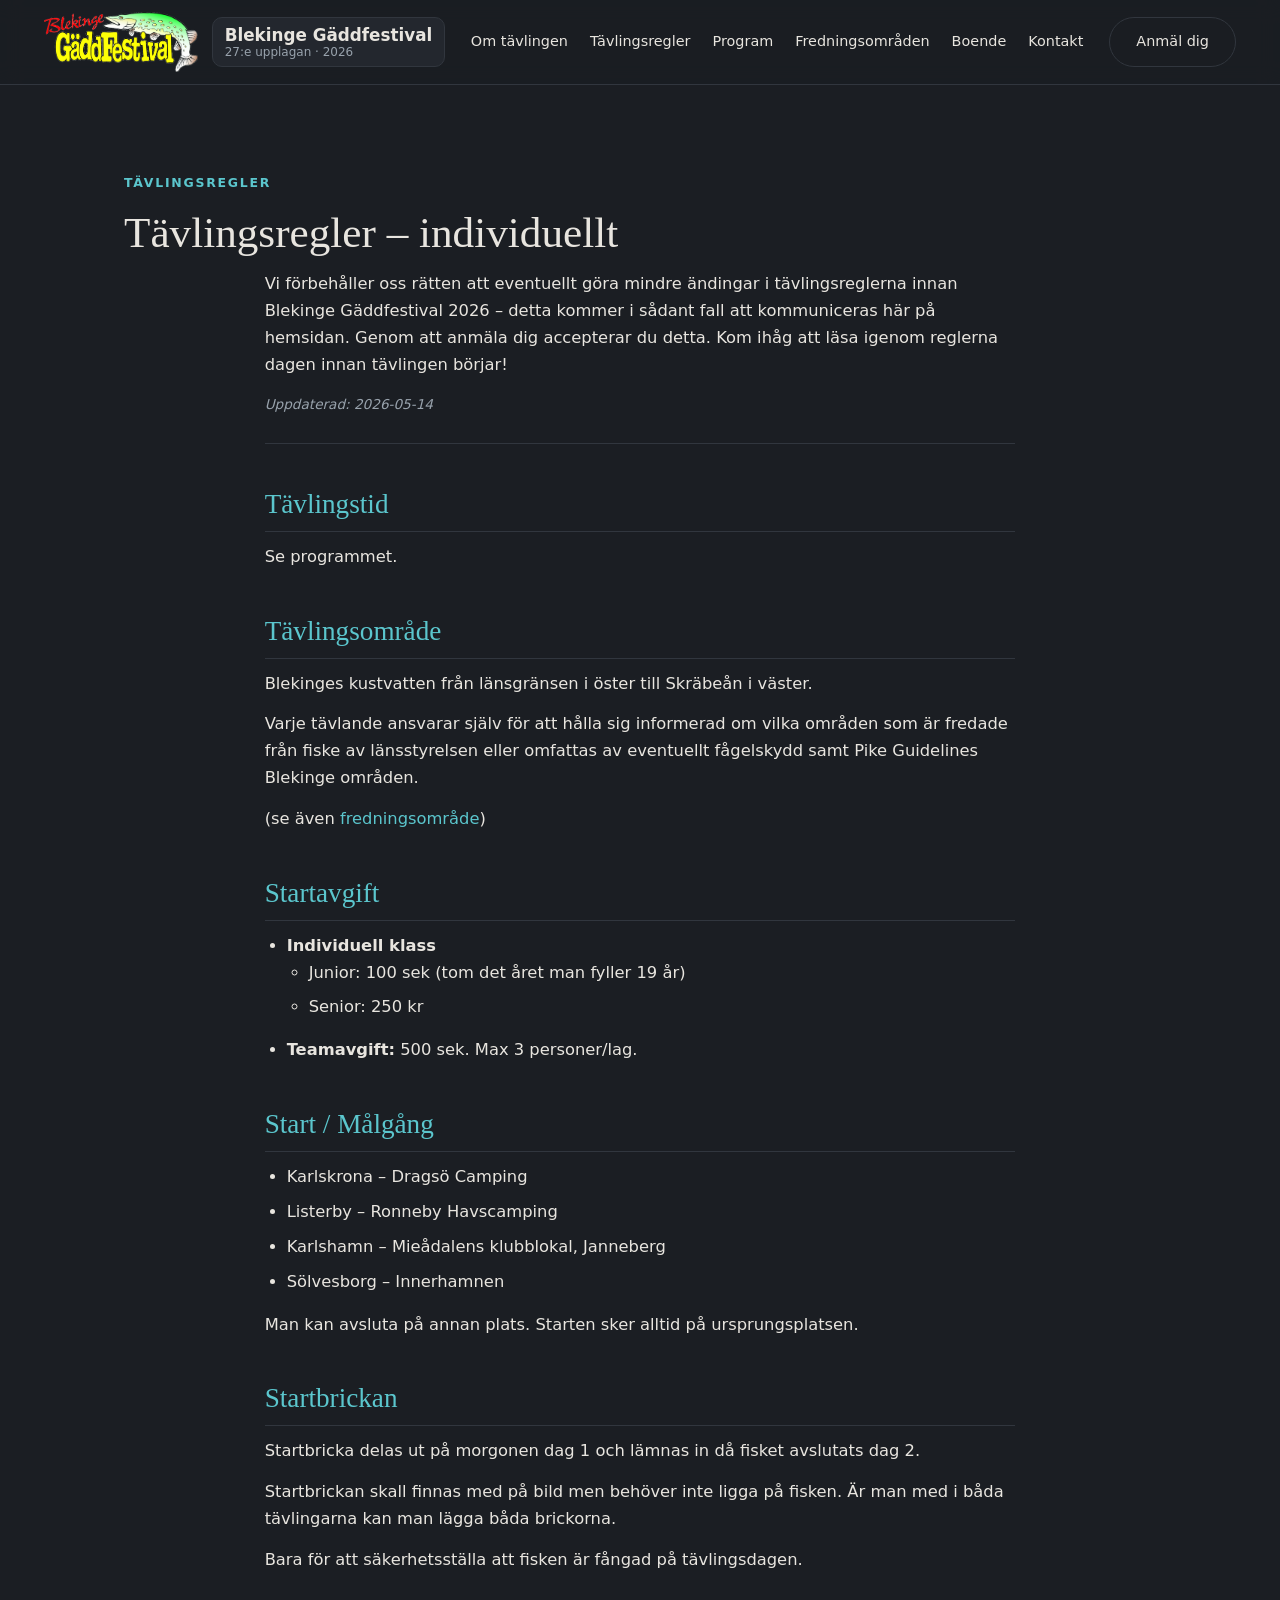
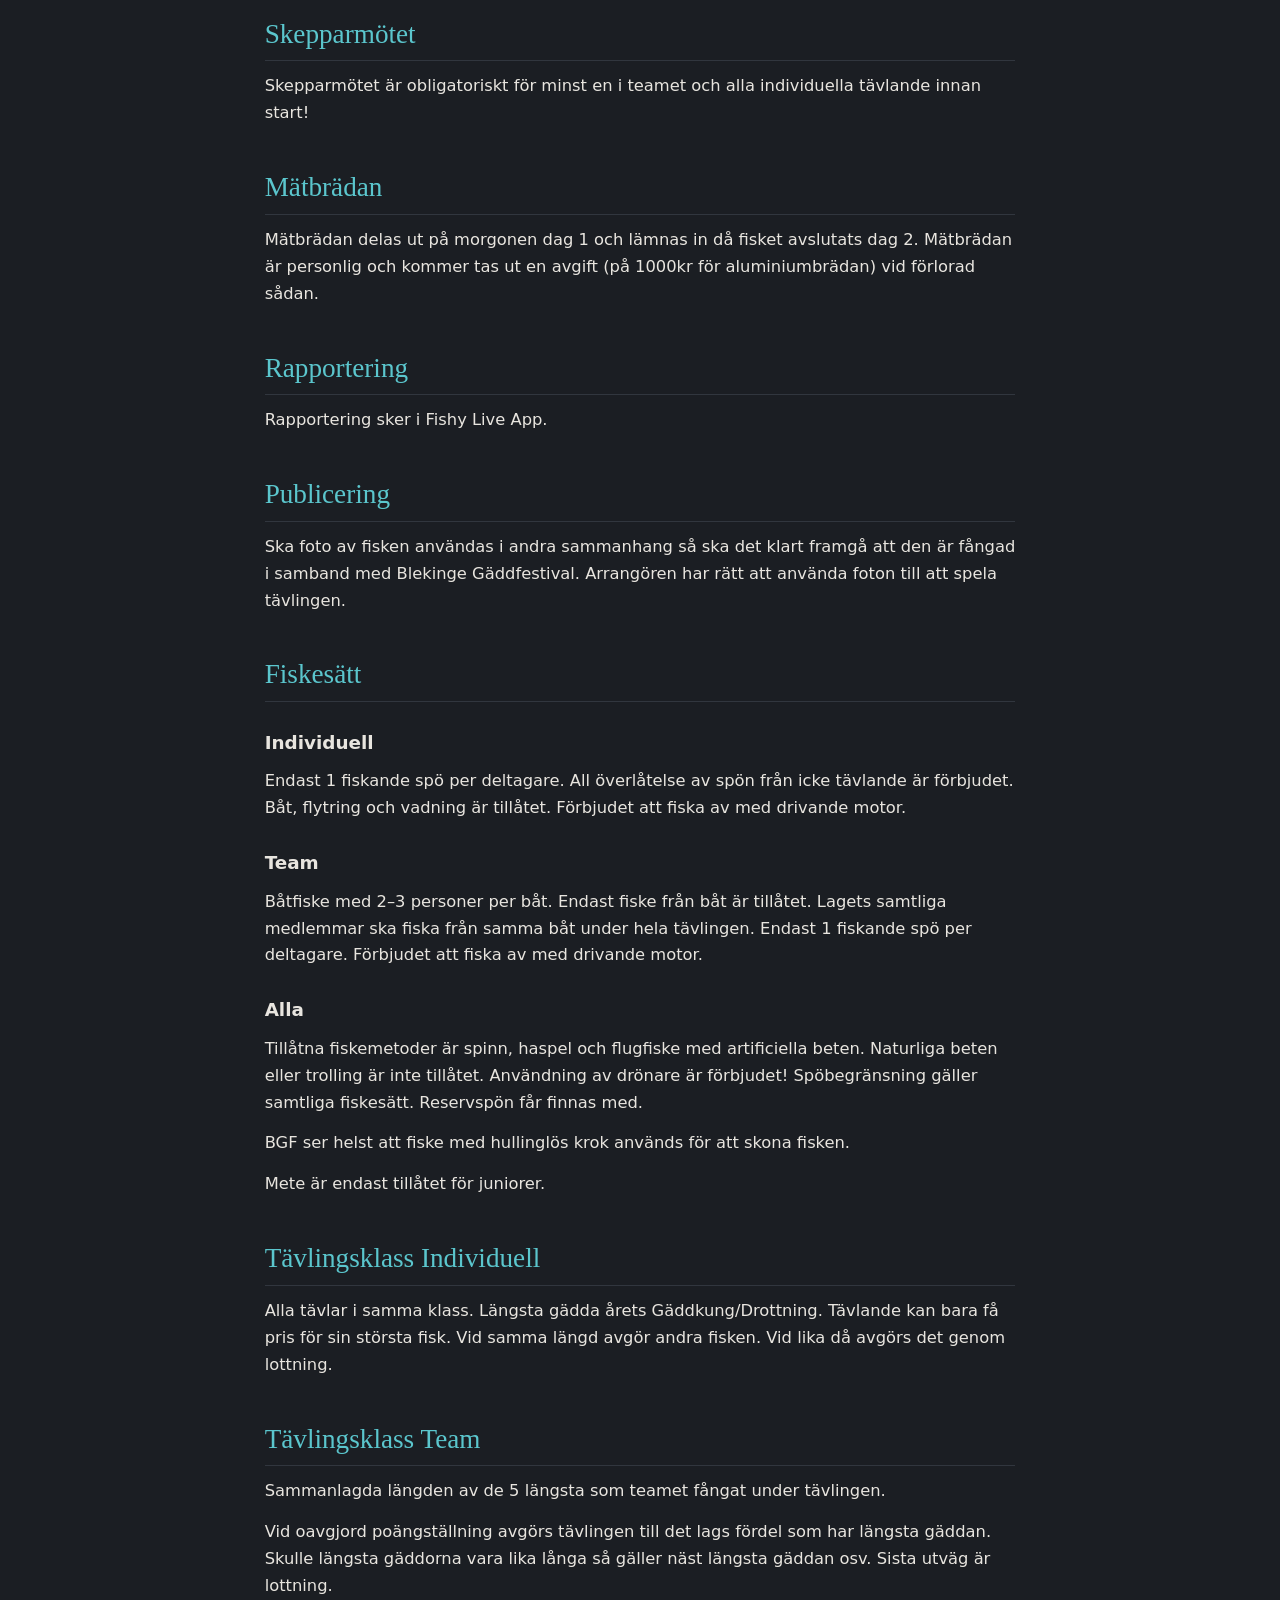
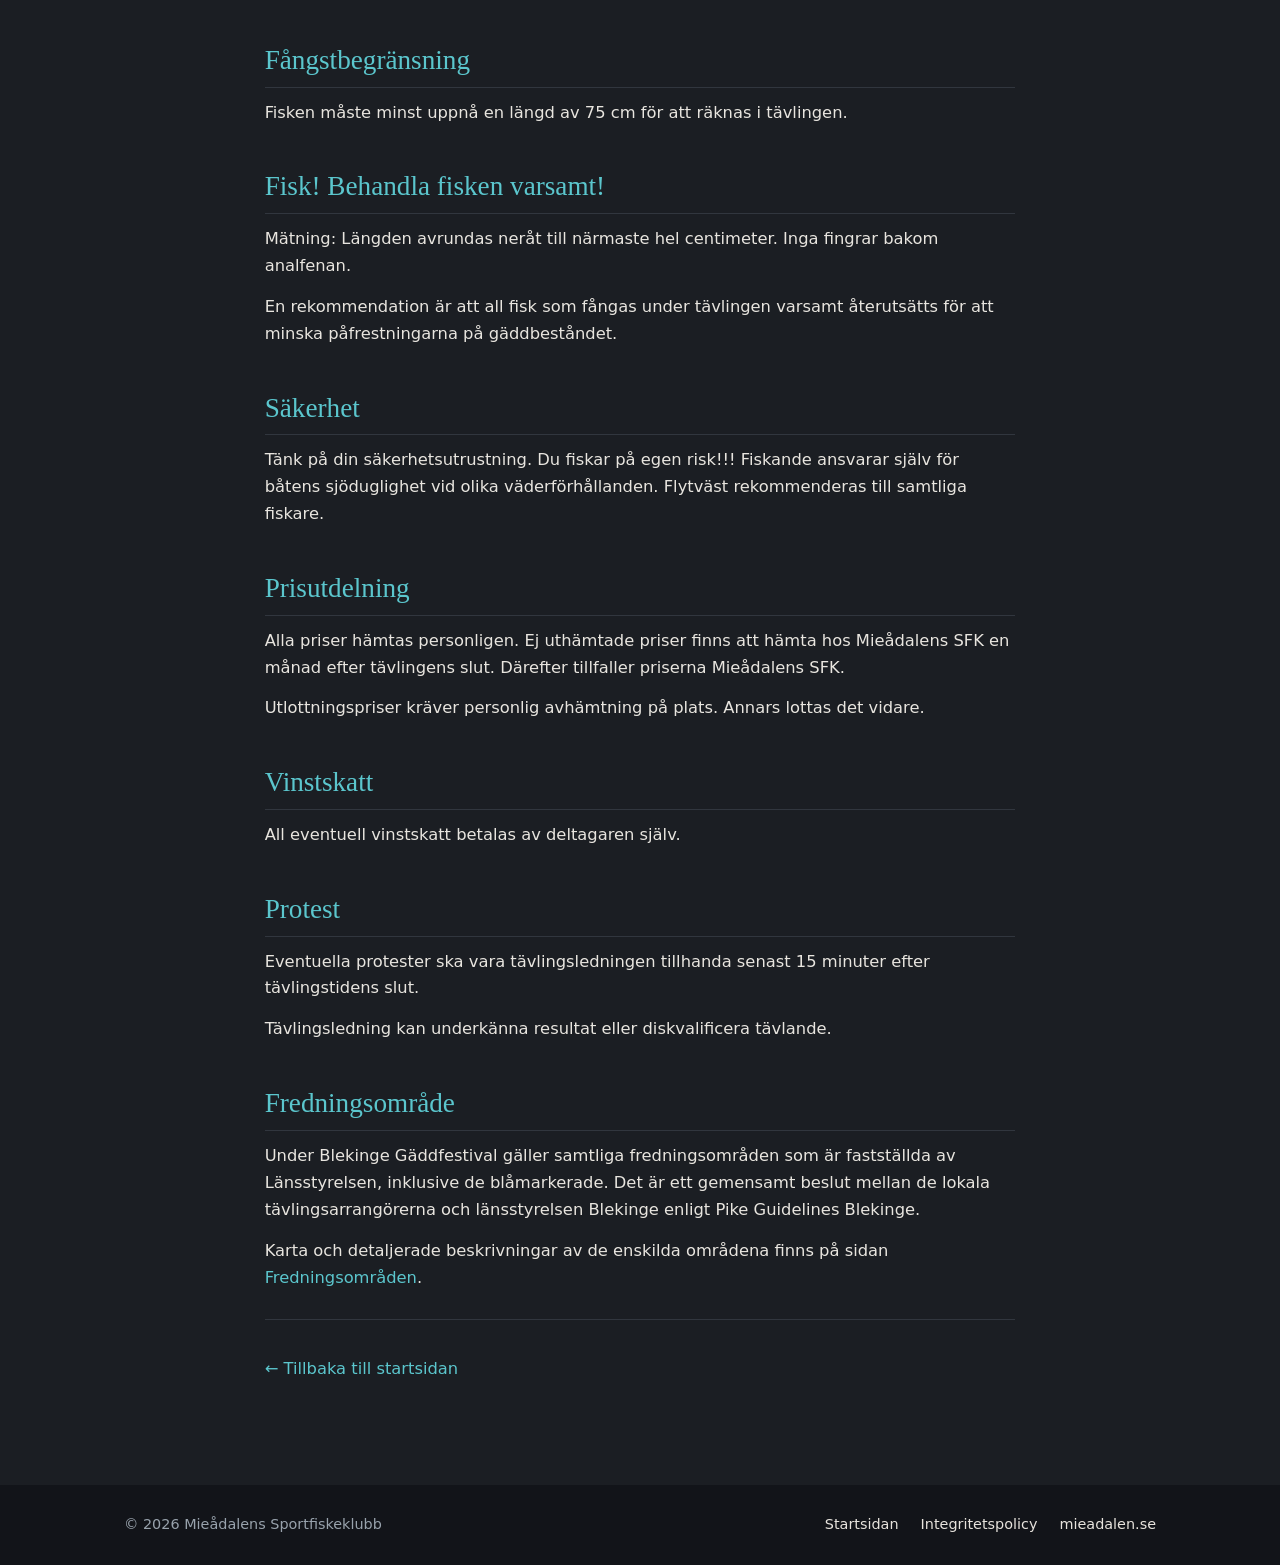
<file: invirules.html>
<!doctype html>
<html lang="sv">

<head>
  <meta charset="utf-8">
  <meta name="viewport" content="width=device-width, initial-scale=1">
  <title>Tävlingsregler – individuellt | Blekinge Gäddfestival 2026</title>
  <meta name="description"
    content="Tävlingsregler för den individuella klassen i Blekinge Gäddfestival 2026 – startplatser, fiskesätt, mätning och fredningsområden.">
  <link rel="stylesheet" href="css/styles.css">
  <link rel="icon" type="image/png" href="img/gaeddfestival.png">
</head>

<body>

  <header class="site-header" id="top">
    <div class="container header-inner">
      <a class="brand" href="index.html">
        <img src="img/gaeddfestival.png" alt="Blekinge Gäddfestival" class="logo">
        <span class="brand-text">Blekinge Gäddfestival<small>27:e upplagan · 2026</small></span>
      </a>
      <nav class="nav" id="nav">
        <a href="index.html#om">Om tävlingen</a>
        <a href="index.html#regler">Tävlingsregler</a>
        <a href="index.html#program">Program</a>
        <a href="fredningsomraden.html">Fredningsområden</a>
        <a href="boende.html">Boende</a>
        <a href="index.html#kontakt">Kontakt</a>
        <a href="index.html#anmalan" class="btn btn-ghost">Anmäl dig</a>
      </nav>
      <button class="nav-toggle" id="nav-toggle" aria-label="Meny" aria-expanded="false" aria-controls="nav">
        <span></span><span></span><span></span>
      </button>
    </div>
  </header>

  <main>
    <section class="section">
      <div class="container">
        <p class="eyebrow">Tävlingsregler</p>
        <h1 class="doc-heading">Tävlingsregler – individuellt</h1>
        <div class="doc">
          <p>
            Vi förbehåller oss rätten att eventuellt göra mindre ändingar i tävlingsreglerna innan
            Blekinge Gäddfestival 2026 – detta kommer i sådant fall att kommuniceras här på hemsidan.
            Genom att anmäla dig accepterar du detta. Kom ihåg att läsa igenom reglerna dagen innan
            tävlingen börjar!
          </p>
          <p class="updated">Uppdaterad: 2026-05-14</p>

          <hr>

          <h2>Tävlingstid</h2>
          <p>Se programmet.</p>

          <h2>Tävlingsområde</h2>
          <p>Blekinges kustvatten från länsgränsen i öster till Skräbeån i väster.</p>
          <p>
            Varje tävlande ansvarar själv för att hålla sig informerad om vilka områden som är fredade
            från fiske av länsstyrelsen eller omfattas av eventuellt fågelskydd samt Pike Guidelines
            Blekinge områden.
          </p>
          <p>(se även <a href="#fredningsomrade">fredningsområde</a>)</p>

          <h2>Startavgift</h2>
          <ul>
            <li><strong>Individuell klass</strong>
              <ul>
                <li>Junior: 100 sek (tom det året man fyller 19 år)</li>
                <li>Senior: 250 kr</li>
              </ul>
            </li>
            <li><strong>Teamavgift:</strong> 500 sek. Max 3 personer/lag.</li>
          </ul>

          <h2>Start / Målgång</h2>
          <ul>
            <li>Karlskrona – Dragsö Camping</li>
            <li>Listerby – Ronneby Havscamping</li>
            <li>Karlshamn – Mieådalens klubblokal, Janneberg</li>
            <li>Sölvesborg – Innerhamnen</li>
          </ul>
          <p>Man kan avsluta på annan plats. Starten sker alltid på ursprungsplatsen.</p>

          <h2>Startbrickan</h2>
          <p>
            Startbricka delas ut på morgonen dag 1 och lämnas in då fisket avslutats dag 2.
          </p>
          <p>
            Startbrickan skall finnas med på bild men behöver inte ligga på fisken. Är man med i båda
            tävlingarna kan man lägga båda brickorna.
          </p>
          <p>Bara för att säkerhetsställa att fisken är fångad på tävlingsdagen.</p>

          <h2>Skepparmötet</h2>
          <p>
            Skepparmötet är obligatoriskt för minst en i teamet och alla individuella tävlande innan start!
          </p>

          <h2>Mätbrädan</h2>
          <p>
            Mätbrädan delas ut på morgonen dag 1 och lämnas in då fisket avslutats dag 2. Mätbrädan är
            personlig och kommer tas ut en avgift (på 1000kr för aluminiumbrädan) vid förlorad sådan.
          </p>

          <h2>Rapportering</h2>
          <p>Rapportering sker i Fishy Live App.</p>

          <h2>Publicering</h2>
          <p>
            Ska foto av fisken användas i andra sammanhang så ska det klart framgå att den är fångad i
            samband med Blekinge Gäddfestival. Arrangören har rätt att använda foton till att spela
            tävlingen.
          </p>

          <h2>Fiskesätt</h2>
          <h3>Individuell</h3>
          <p>
            Endast 1 fiskande spö per deltagare. All överlåtelse av spön från icke tävlande är förbjudet.
            Båt, flytring och vadning är tillåtet. Förbjudet att fiska av med drivande motor.
          </p>
          <h3>Team</h3>
          <p>
            Båtfiske med 2–3 personer per båt. Endast fiske från båt är tillåtet. Lagets samtliga
            medlemmar ska fiska från samma båt under hela tävlingen. Endast 1 fiskande spö per deltagare.
            Förbjudet att fiska av med drivande motor.
          </p>
          <h3>Alla</h3>
          <p>
            Tillåtna fiskemetoder är spinn, haspel och flugfiske med artificiella beten. Naturliga beten
            eller trolling är inte tillåtet. Användning av drönare är förbjudet! Spöbegränsning gäller
            samtliga fiskesätt. Reservspön får finnas med.
          </p>
          <p>BGF ser helst att fiske med hullinglös krok används för att skona fisken.</p>
          <p>Mete är endast tillåtet för juniorer.</p>

          <h2>Tävlingsklass Individuell</h2>
          <p>
            Alla tävlar i samma klass. Längsta gädda årets Gäddkung/Drottning. Tävlande kan bara få pris
            för sin största fisk. Vid samma längd avgör andra fisken. Vid lika då avgörs det genom
            lottning.
          </p>

          <h2>Tävlingsklass Team</h2>
          <p>Sammanlagda längden av de 5 längsta som teamet fångat under tävlingen.</p>
          <p>
            Vid oavgjord poängställning avgörs tävlingen till det lags fördel som har längsta gäddan.
            Skulle längsta gäddorna vara lika långa så gäller näst längsta gäddan osv. Sista utväg är
            lottning.
          </p>

          <h2>Fångstbegränsning</h2>
          <p>Fisken måste minst uppnå en längd av 75 cm för att räknas i tävlingen.</p>

          <h2>Fisk! Behandla fisken varsamt!</h2>
          <p>
            Mätning: Längden avrundas neråt till närmaste hel centimeter. Inga fingrar bakom analfenan.
          </p>
          <p>
            En rekommendation är att all fisk som fångas under tävlingen varsamt återutsätts för att
            minska påfrestningarna på gäddbeståndet.
          </p>

          <h2>Säkerhet</h2>
          <p>
            Tänk på din säkerhetsutrustning. Du fiskar på egen risk!!! Fiskande ansvarar själv för
            båtens sjöduglighet vid olika väderförhållanden. Flytväst rekommenderas till samtliga
            fiskare.
          </p>

          <h2>Prisutdelning</h2>
          <p>
            Alla priser hämtas personligen. Ej uthämtade priser finns att hämta hos Mieådalens SFK en
            månad efter tävlingens slut. Därefter tillfaller priserna Mieådalens SFK.
          </p>
          <p>Utlottningspriser kräver personlig avhämtning på plats. Annars lottas det vidare.</p>

          <h2>Vinstskatt</h2>
          <p>All eventuell vinstskatt betalas av deltagaren själv.</p>

          <h2>Protest</h2>
          <p>
            Eventuella protester ska vara tävlingsledningen tillhanda senast 15 minuter efter
            tävlingstidens slut.
          </p>
          <p>Tävlingsledning kan underkänna resultat eller diskvalificera tävlande.</p>

          <h2 id="fredningsomrade">Fredningsområde</h2>
          <p>
            Under Blekinge Gäddfestival gäller samtliga fredningsområden som är fastställda av
            Länsstyrelsen, inklusive de blåmarkerade. Det är ett gemensamt beslut mellan de lokala
            tävlingsarrangörerna och länsstyrelsen Blekinge enligt Pike Guidelines Blekinge.
          </p>
          <p>
            Karta och detaljerade beskrivningar av de enskilda områdena finns på sidan
            <a href="fredningsomraden.html">Fredningsområden</a>.
          </p>

          <hr>

          <p><a href="index.html">← Tillbaka till startsidan</a></p>
        </div>
      </div>
    </section>
  </main>

  <footer class="site-footer">
    <div class="container footer-inner">
      <p>© 2026 Mieådalens Sportfiskeklubb</p>
      <p class="footer-links">
        <a href="index.html">Startsidan</a>
        <a href="policy.html">Integritetspolicy</a>
        <a href="https://www.mieadalen.se" target="_blank" rel="noopener">mieadalen.se</a>
      </p>
    </div>
  </footer>

  <script src="js/site.js"></script>
</body>

</html>
</file>
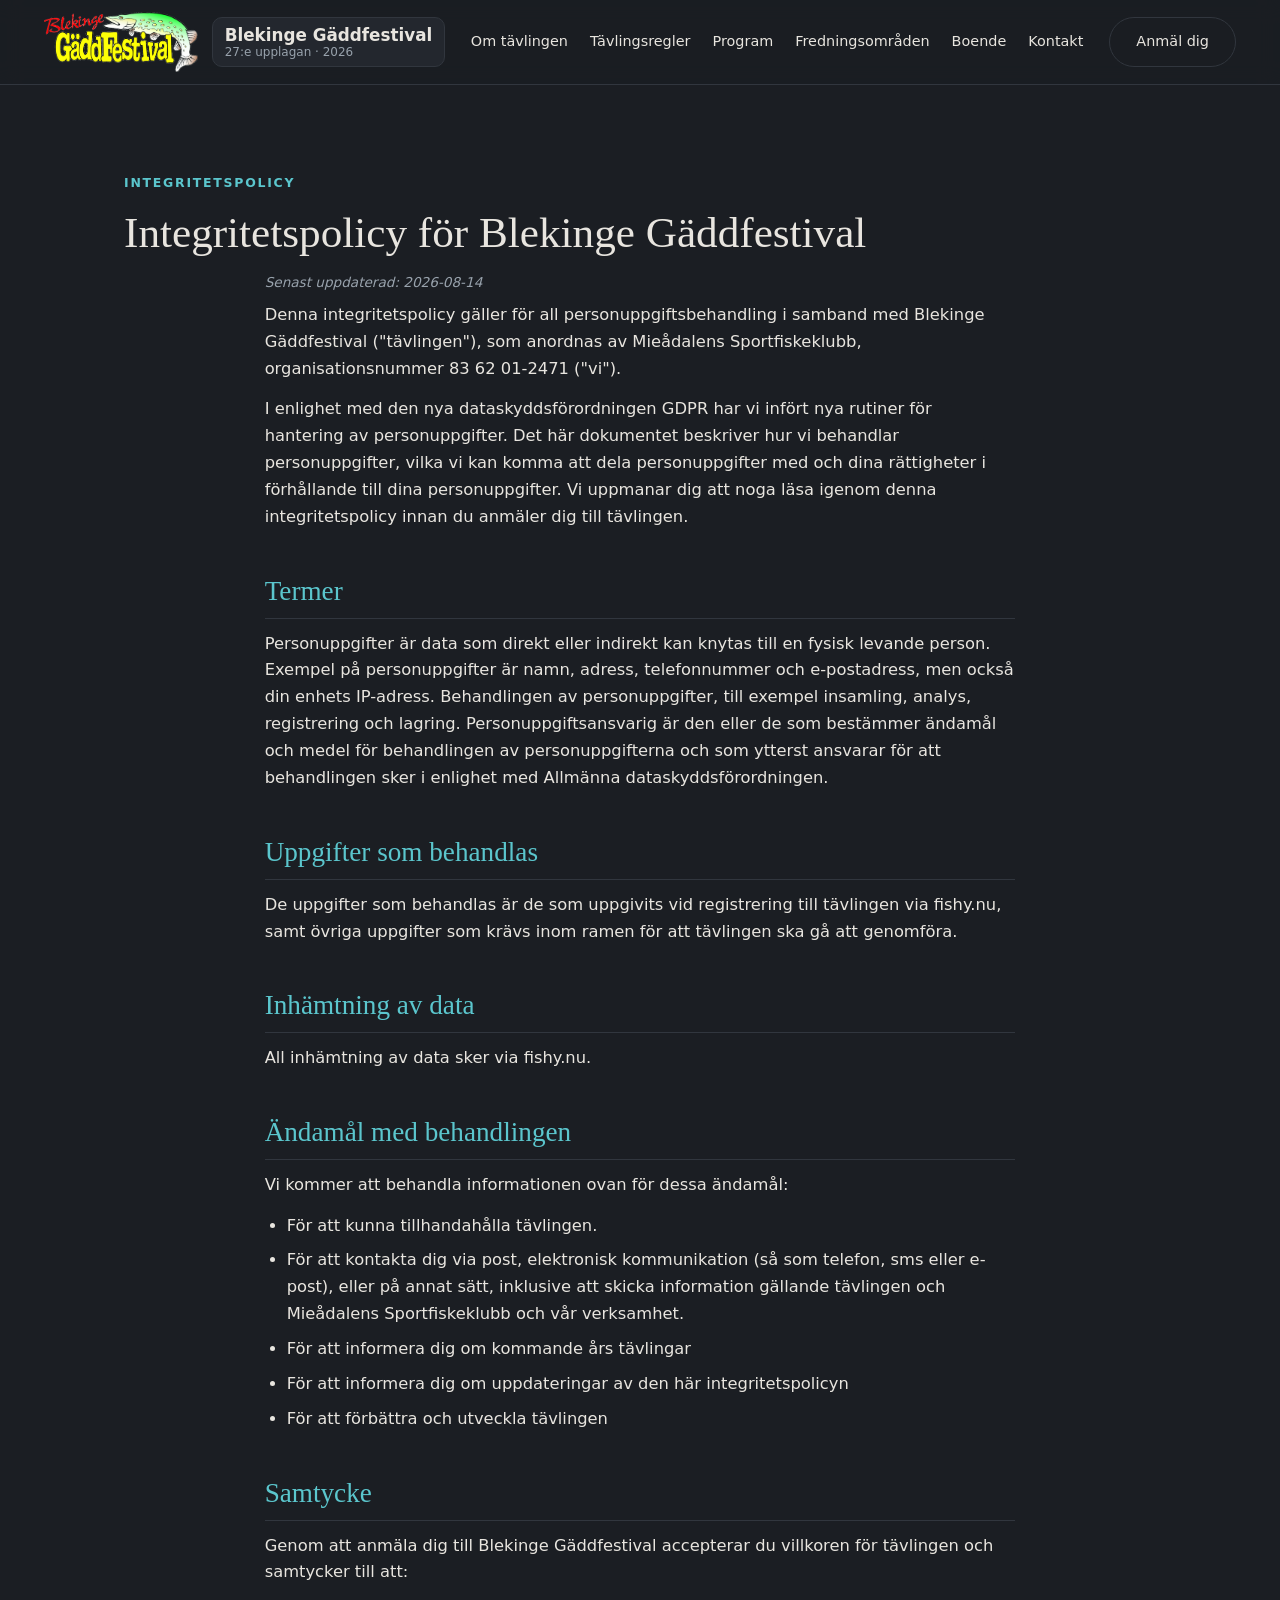
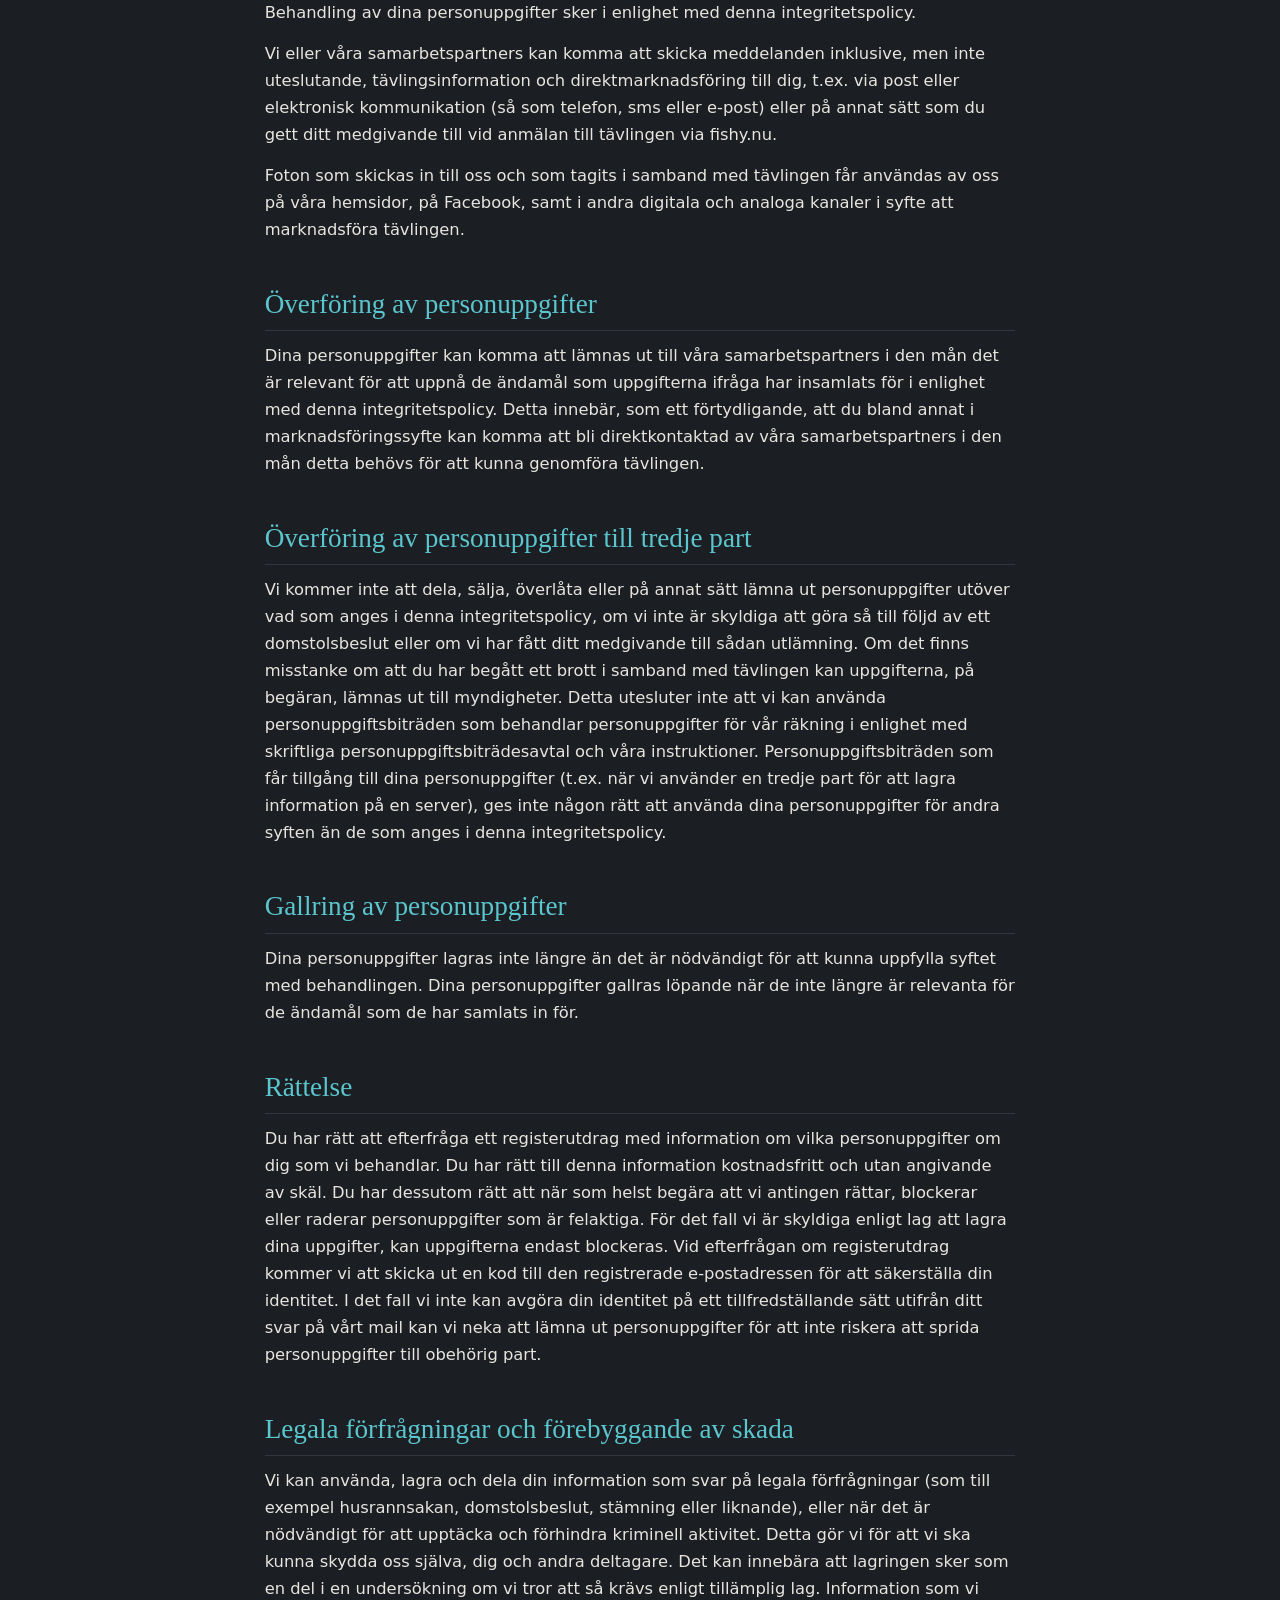
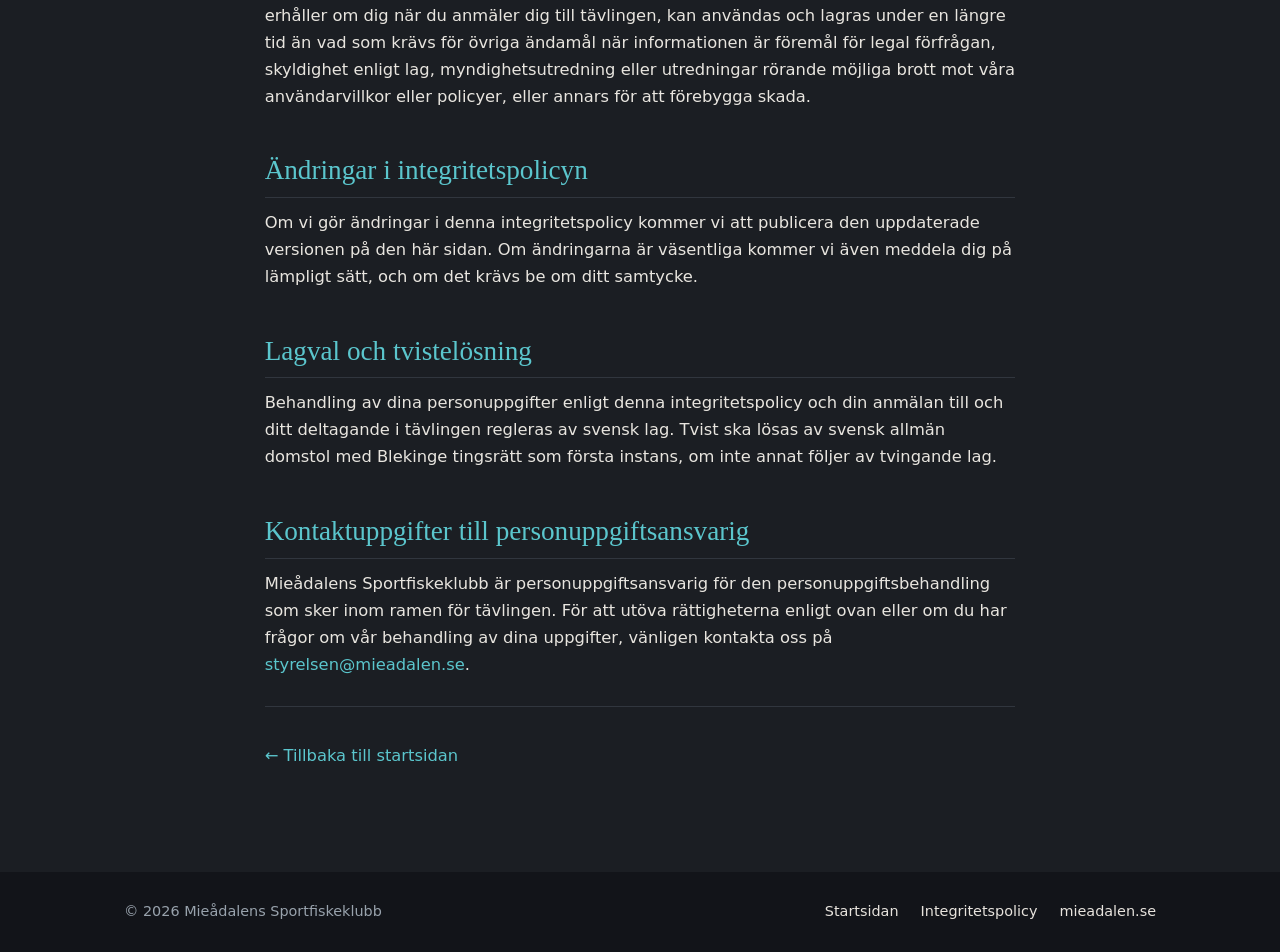
<file: policy.html>
<!doctype html>
<html lang="sv">

<head>
  <meta charset="utf-8">
  <meta name="viewport" content="width=device-width, initial-scale=1">
  <title>Integritetspolicy | Blekinge Gäddfestival 2026</title>
  <meta name="description"
    content="Integritetspolicy för Blekinge Gäddfestival – hur Mieådalens Sportfiskeklubb behandlar dina personuppgifter.">
  <link rel="stylesheet" href="css/styles.css">
  <link rel="icon" type="image/png" href="img/gaeddfestival.png">
</head>

<body>

  <header class="site-header" id="top">
    <div class="container header-inner">
      <a class="brand" href="index.html">
        <img src="img/gaeddfestival.png" alt="Blekinge Gäddfestival" class="logo">
        <span class="brand-text">Blekinge Gäddfestival<small>27:e upplagan · 2026</small></span>
      </a>
      <nav class="nav" id="nav">
        <a href="index.html#om">Om tävlingen</a>
        <a href="index.html#regler">Tävlingsregler</a>
        <a href="index.html#program">Program</a>
        <a href="fredningsomraden.html">Fredningsområden</a>
        <a href="boende.html">Boende</a>
        <a href="index.html#kontakt">Kontakt</a>
        <a href="index.html#anmalan" class="btn btn-ghost">Anmäl dig</a>
      </nav>
      <button class="nav-toggle" id="nav-toggle" aria-label="Meny" aria-expanded="false" aria-controls="nav">
        <span></span><span></span><span></span>
      </button>
    </div>
  </header>

  <main>
    <section class="section">
      <div class="container">
        <p class="eyebrow">Integritetspolicy</p>
        <h1 class="doc-heading">Integritetspolicy för Blekinge Gäddfestival</h1>
        <div class="doc">
          <p class="updated">Senast uppdaterad: 2026-08-14</p>
          <p>
            Denna integritetspolicy gäller för all personuppgiftsbehandling i samband med Blekinge
            Gäddfestival ("tävlingen"), som anordnas av Mieådalens Sportfiskeklubb, organisationsnummer
            83 62 01-2471 ("vi").
          </p>
          <p>
            I enlighet med den nya dataskyddsförordningen GDPR har vi infört nya rutiner för hantering
            av personuppgifter. Det här dokumentet beskriver hur vi behandlar personuppgifter, vilka vi
            kan komma att dela personuppgifter med och dina rättigheter i förhållande till dina
            personuppgifter. Vi uppmanar dig att noga läsa igenom denna integritetspolicy innan du
            anmäler dig till tävlingen.
          </p>

          <h2>Termer</h2>
          <p>
            Personuppgifter är data som direkt eller indirekt kan knytas till en fysisk levande person.
            Exempel på personuppgifter är namn, adress, telefonnummer och e-postadress, men också din
            enhets IP-adress. Behandlingen av personuppgifter, till exempel insamling, analys,
            registrering och lagring. Personuppgiftsansvarig är den eller de som bestämmer ändamål och
            medel för behandlingen av personuppgifterna och som ytterst ansvarar för att behandlingen
            sker i enlighet med Allmänna dataskyddsförordningen.
          </p>

          <h2>Uppgifter som behandlas</h2>
          <p>
            De uppgifter som behandlas är de som uppgivits vid registrering till tävlingen via
            fishy.nu, samt övriga uppgifter som krävs inom ramen för att tävlingen ska gå att
            genomföra.
          </p>

          <h2>Inhämtning av data</h2>
          <p>All inhämtning av data sker via fishy.nu.</p>

          <h2>Ändamål med behandlingen</h2>
          <p>Vi kommer att behandla informationen ovan för dessa ändamål:</p>
          <ul>
            <li>För att kunna tillhandahålla tävlingen.</li>
            <li>
              För att kontakta dig via post, elektronisk kommunikation (så som telefon, sms eller
              e-post), eller på annat sätt, inklusive att skicka information gällande tävlingen och
              Mieådalens Sportfiskeklubb och vår verksamhet.
            </li>
            <li>För att informera dig om kommande års tävlingar</li>
            <li>För att informera dig om uppdateringar av den här integritetspolicyn</li>
            <li>För att förbättra och utveckla tävlingen</li>
          </ul>

          <h2>Samtycke</h2>
          <p>
            Genom att anmäla dig till Blekinge Gäddfestival accepterar du villkoren för tävlingen och
            samtycker till att:
          </p>
          <p>Behandling av dina personuppgifter sker i enlighet med denna integritetspolicy.</p>
          <p>
            Vi eller våra samarbetspartners kan komma att skicka meddelanden inklusive, men inte
            uteslutande, tävlingsinformation och direktmarknadsföring till dig, t.ex. via post eller
            elektronisk kommunikation (så som telefon, sms eller e-post) eller på annat sätt som du gett
            ditt medgivande till vid anmälan till tävlingen via fishy.nu.
          </p>
          <p>
            Foton som skickas in till oss och som tagits i samband med tävlingen får användas av oss på
            våra hemsidor, på Facebook, samt i andra digitala och analoga kanaler i syfte att
            marknadsföra tävlingen.
          </p>

          <h2>Överföring av personuppgifter</h2>
          <p>
            Dina personuppgifter kan komma att lämnas ut till våra samarbetspartners i den mån det är
            relevant för att uppnå de ändamål som uppgifterna ifråga har insamlats för i enlighet med
            denna integritetspolicy. Detta innebär, som ett förtydligande, att du bland annat i
            marknadsföringssyfte kan komma att bli direktkontaktad av våra samarbetspartners i den mån
            detta behövs för att kunna genomföra tävlingen.
          </p>

          <h2>Överföring av personuppgifter till tredje part</h2>
          <p>
            Vi kommer inte att dela, sälja, överlåta eller på annat sätt lämna ut personuppgifter utöver
            vad som anges i denna integritetspolicy, om vi inte är skyldiga att göra så till följd av ett
            domstolsbeslut eller om vi har fått ditt medgivande till sådan utlämning. Om det finns
            misstanke om att du har begått ett brott i samband med tävlingen kan uppgifterna, på begäran,
            lämnas ut till myndigheter. Detta utesluter inte att vi kan använda
            personuppgiftsbiträden som behandlar personuppgifter för vår räkning i enlighet med
            skriftliga personuppgiftsbiträdesavtal och våra instruktioner. Personuppgiftsbiträden som får
            tillgång till dina personuppgifter (t.ex. när vi använder en tredje part för att lagra
            information på en server), ges inte någon rätt att använda dina personuppgifter för andra
            syften än de som anges i denna integritetspolicy.
          </p>

          <h2>Gallring av personuppgifter</h2>
          <p>
            Dina personuppgifter lagras inte längre än det är nödvändigt för att kunna uppfylla syftet
            med behandlingen. Dina personuppgifter gallras löpande när de inte längre är relevanta för
            de ändamål som de har samlats in för.
          </p>

          <h2>Rättelse</h2>
          <p>
            Du har rätt att efterfråga ett registerutdrag med information om vilka personuppgifter om dig
            som vi behandlar. Du har rätt till denna information kostnadsfritt och utan angivande av
            skäl. Du har dessutom rätt att när som helst begära att vi antingen rättar, blockerar eller
            raderar personuppgifter som är felaktiga. För det fall vi är skyldiga enligt lag att lagra
            dina uppgifter, kan uppgifterna endast blockeras. Vid efterfrågan om registerutdrag kommer
            vi att skicka ut en kod till den registrerade e-postadressen för att säkerställa din
            identitet. I det fall vi inte kan avgöra din identitet på ett tillfredställande sätt utifrån
            ditt svar på vårt mail kan vi neka att lämna ut personuppgifter för att inte riskera att
            sprida personuppgifter till obehörig part.
          </p>

          <h2>Legala förfrågningar och förebyggande av skada</h2>
          <p>
            Vi kan använda, lagra och dela din information som svar på legala förfrågningar (som till
            exempel husrannsakan, domstolsbeslut, stämning eller liknande), eller när det är nödvändigt
            för att upptäcka och förhindra kriminell aktivitet. Detta gör vi för att vi ska kunna skydda
            oss själva, dig och andra deltagare. Det kan innebära att lagringen sker som en del i en
            undersökning om vi tror att så krävs enligt tillämplig lag. Information som vi erhåller om
            dig när du anmäler dig till tävlingen, kan användas och lagras under en längre tid än vad
            som krävs för övriga ändamål när informationen är föremål för legal förfrågan, skyldighet
            enligt lag, myndighetsutredning eller utredningar rörande möjliga brott mot våra
            användarvillkor eller policyer, eller annars för att förebygga skada.
          </p>

          <h2>Ändringar i integritetspolicyn</h2>
          <p>
            Om vi gör ändringar i denna integritetspolicy kommer vi att publicera den uppdaterade
            versionen på den här sidan. Om ändringarna är väsentliga kommer vi även meddela dig på
            lämpligt sätt, och om det krävs be om ditt samtycke.
          </p>

          <h2>Lagval och tvistelösning</h2>
          <p>
            Behandling av dina personuppgifter enligt denna integritetspolicy och din anmälan till och
            ditt deltagande i tävlingen regleras av svensk lag. Tvist ska lösas av svensk allmän domstol
            med Blekinge tingsrätt som första instans, om inte annat följer av tvingande lag.
          </p>

          <h2>Kontaktuppgifter till personuppgiftsansvarig</h2>
          <p>
            Mieådalens Sportfiskeklubb är personuppgiftsansvarig för den personuppgiftsbehandling som
            sker inom ramen för tävlingen. För att utöva rättigheterna enligt ovan eller om du har frågor
            om vår behandling av dina uppgifter, vänligen kontakta oss på
            <a href="mailto:styrelsen@mieadalen.se">styrelsen@mieadalen.se</a>.
          </p>

          <hr>

          <p><a href="index.html">← Tillbaka till startsidan</a></p>
        </div>
      </div>
    </section>
  </main>

  <footer class="site-footer">
    <div class="container footer-inner">
      <p>© 2026 Mieådalens Sportfiskeklubb</p>
      <p class="footer-links">
        <a href="index.html">Startsidan</a>
        <a href="policy.html">Integritetspolicy</a>
        <a href="https://www.mieadalen.se" target="_blank" rel="noopener">mieadalen.se</a>
      </p>
    </div>
  </footer>

  <script src="js/site.js"></script>
</body>

</html>
</file>
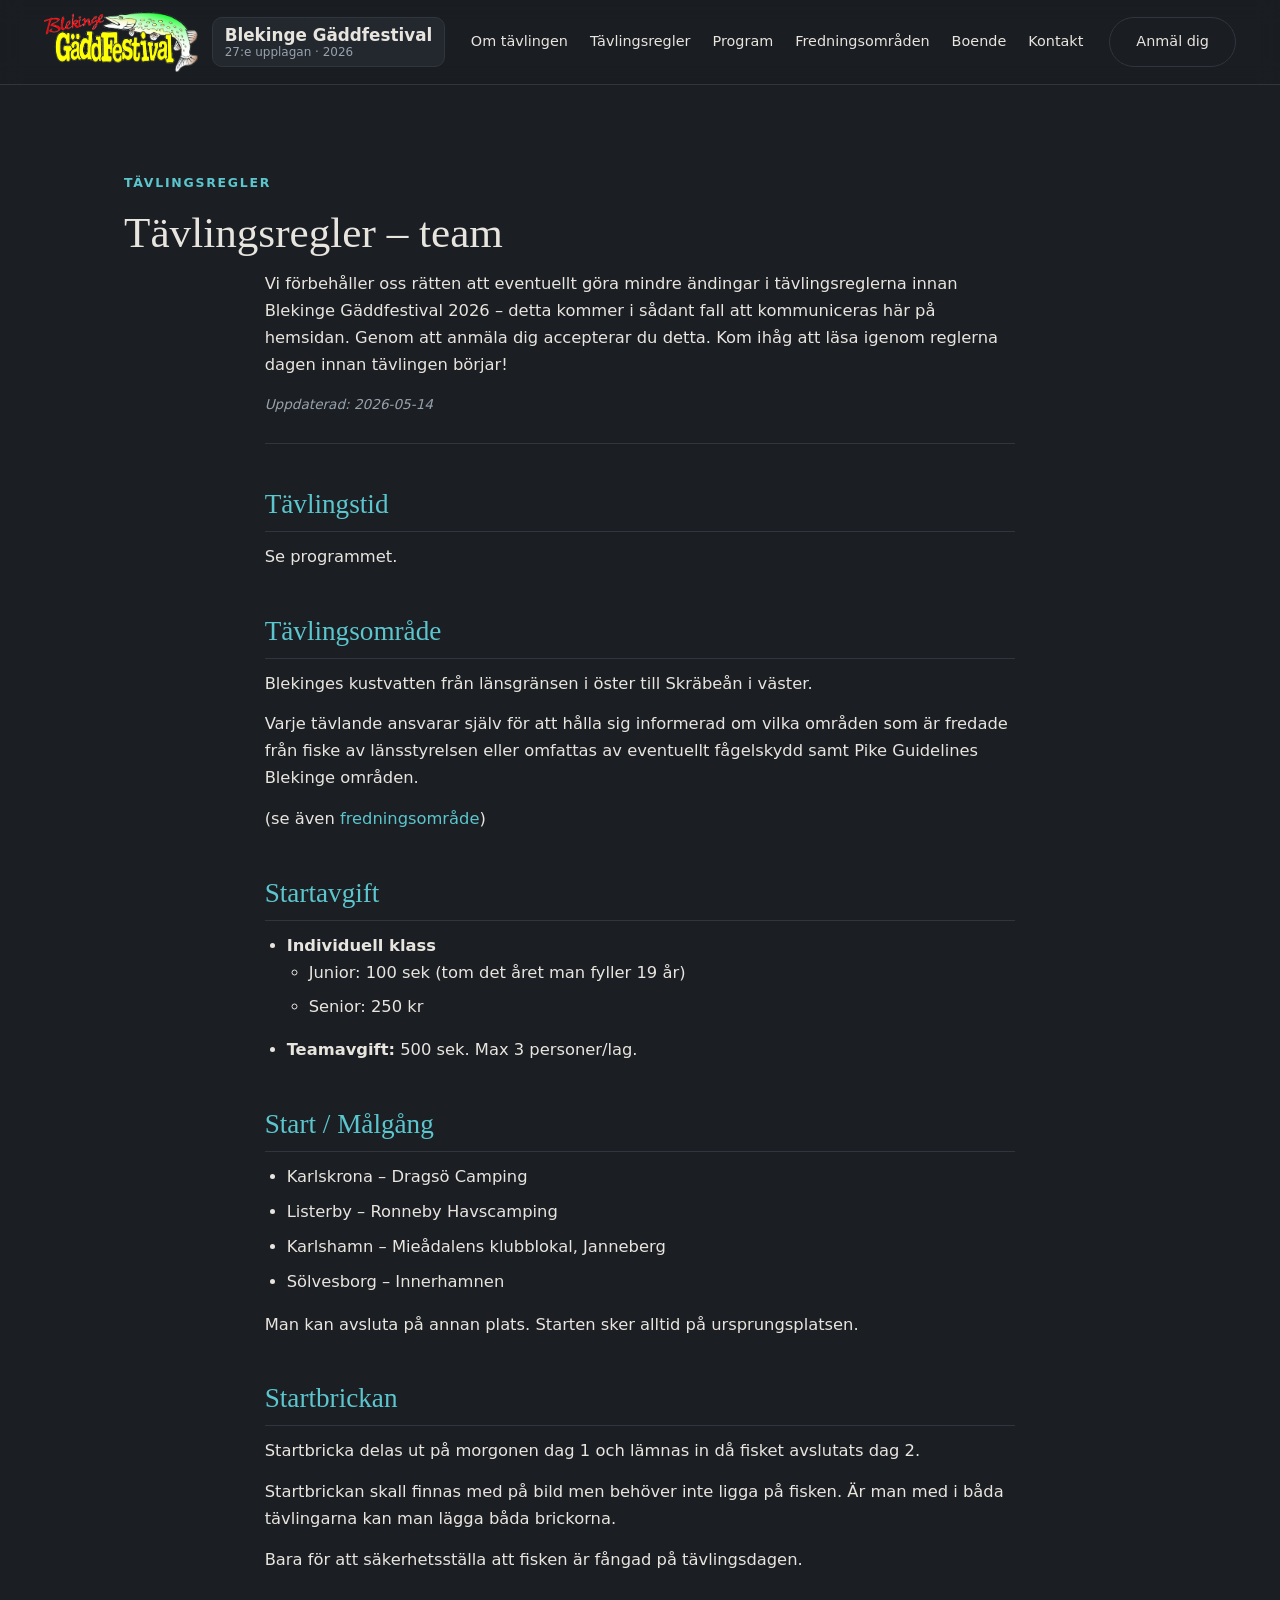
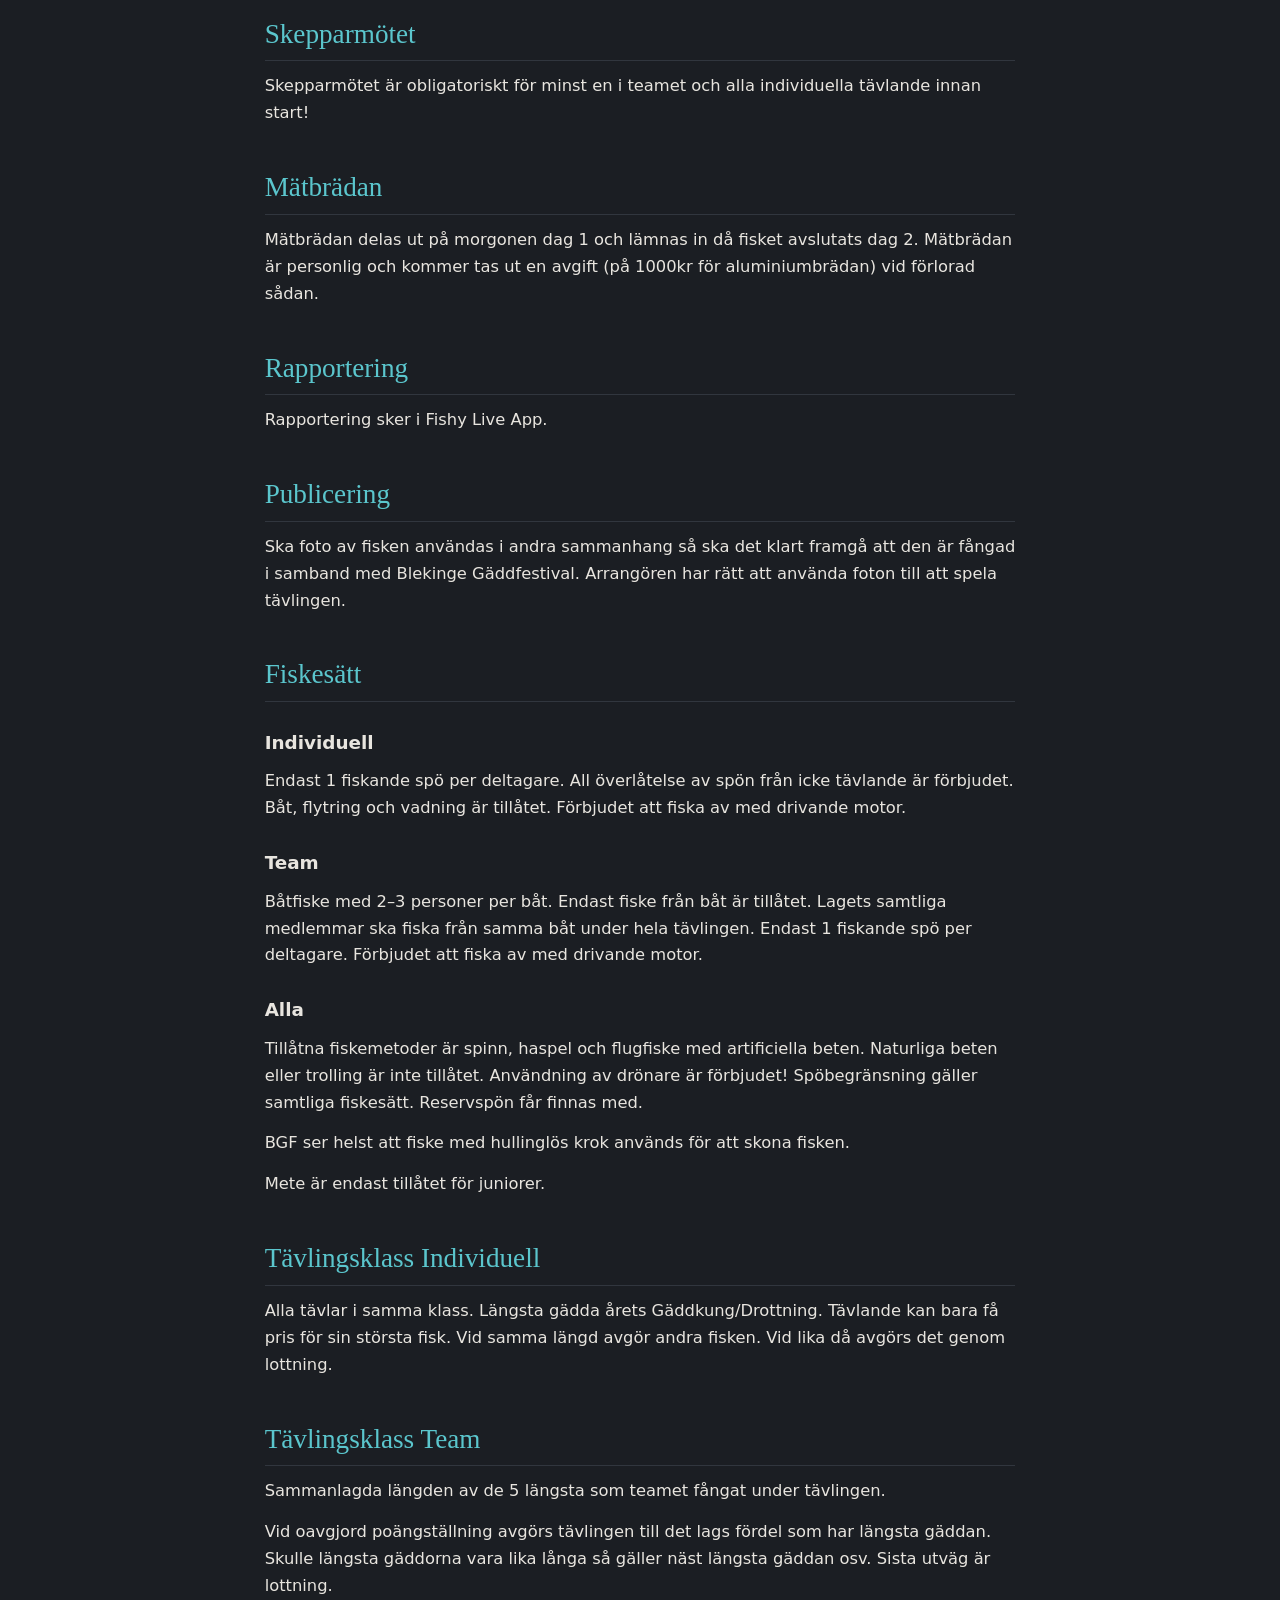
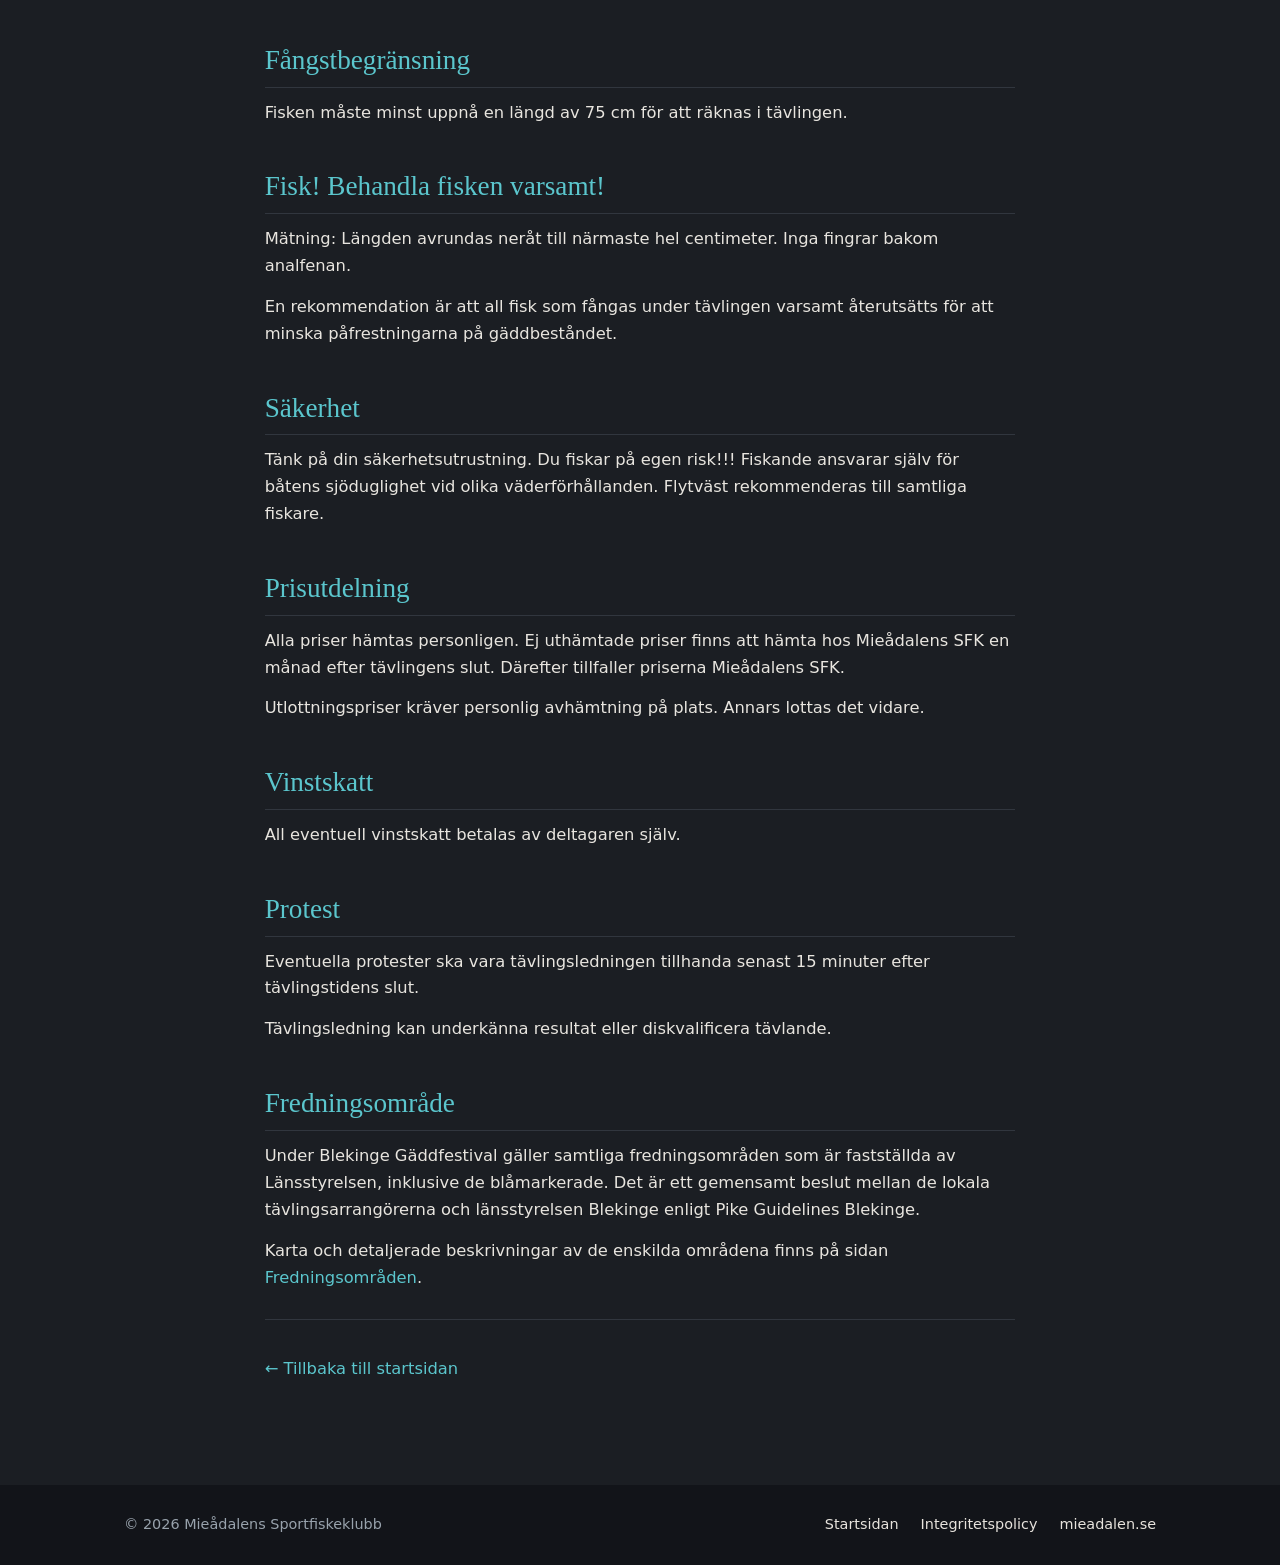
<file: teamrules.html>
<!doctype html>
<html lang="sv">

<head>
  <meta charset="utf-8">
  <meta name="viewport" content="width=device-width, initial-scale=1">
  <title>Tävlingsregler – team | Blekinge Gäddfestival 2026</title>
  <meta name="description"
    content="Tävlingsregler för teamklassen i Blekinge Gäddfestival 2026 – startplatser, fiskesätt, mätning och fredningsområden.">
  <link rel="stylesheet" href="css/styles.css">
  <link rel="icon" type="image/png" href="img/gaeddfestival.png">
</head>

<body>

  <header class="site-header" id="top">
    <div class="container header-inner">
      <a class="brand" href="index.html">
        <img src="img/gaeddfestival.png" alt="Blekinge Gäddfestival" class="logo">
        <span class="brand-text">Blekinge Gäddfestival<small>27:e upplagan · 2026</small></span>
      </a>
      <nav class="nav" id="nav">
        <a href="index.html#om">Om tävlingen</a>
        <a href="index.html#regler">Tävlingsregler</a>
        <a href="index.html#program">Program</a>
        <a href="fredningsomraden.html">Fredningsområden</a>
        <a href="boende.html">Boende</a>
        <a href="index.html#kontakt">Kontakt</a>
        <a href="index.html#anmalan" class="btn btn-ghost">Anmäl dig</a>
      </nav>
      <button class="nav-toggle" id="nav-toggle" aria-label="Meny" aria-expanded="false" aria-controls="nav">
        <span></span><span></span><span></span>
      </button>
    </div>
  </header>

  <main>
    <section class="section">
      <div class="container">
        <p class="eyebrow">Tävlingsregler</p>
        <h1 class="doc-heading">Tävlingsregler – team</h1>
        <div class="doc">
          <p>
            Vi förbehåller oss rätten att eventuellt göra mindre ändingar i tävlingsreglerna innan
            Blekinge Gäddfestival 2026 – detta kommer i sådant fall att kommuniceras här på hemsidan.
            Genom att anmäla dig accepterar du detta. Kom ihåg att läsa igenom reglerna dagen innan
            tävlingen börjar!
          </p>
          <p class="updated">Uppdaterad: 2026-05-14</p>

          <hr>

          <h2>Tävlingstid</h2>
          <p>Se programmet.</p>

          <h2>Tävlingsområde</h2>
          <p>Blekinges kustvatten från länsgränsen i öster till Skräbeån i väster.</p>
          <p>
            Varje tävlande ansvarar själv för att hålla sig informerad om vilka områden som är fredade
            från fiske av länsstyrelsen eller omfattas av eventuellt fågelskydd samt Pike Guidelines
            Blekinge områden.
          </p>
          <p>(se även <a href="#fredningsomrade">fredningsområde</a>)</p>

          <h2>Startavgift</h2>
          <ul>
            <li><strong>Individuell klass</strong>
              <ul>
                <li>Junior: 100 sek (tom det året man fyller 19 år)</li>
                <li>Senior: 250 kr</li>
              </ul>
            </li>
            <li><strong>Teamavgift:</strong> 500 sek. Max 3 personer/lag.</li>
          </ul>

          <h2>Start / Målgång</h2>
          <ul>
            <li>Karlskrona – Dragsö Camping</li>
            <li>Listerby – Ronneby Havscamping</li>
            <li>Karlshamn – Mieådalens klubblokal, Janneberg</li>
            <li>Sölvesborg – Innerhamnen</li>
          </ul>
          <p>Man kan avsluta på annan plats. Starten sker alltid på ursprungsplatsen.</p>

          <h2>Startbrickan</h2>
          <p>
            Startbricka delas ut på morgonen dag 1 och lämnas in då fisket avslutats dag 2. </p>
          <p>
            Startbrickan skall finnas med på bild men behöver inte ligga på fisken. Är man med i båda
            tävlingarna kan man lägga båda brickorna.
          </p>
          <p>Bara för att säkerhetsställa att fisken är fångad på tävlingsdagen.</p>

          <h2>Skepparmötet</h2>
          <p>
            Skepparmötet är obligatoriskt för minst en i teamet och alla individuella tävlande innan start!
          </p>

          <h2>Mätbrädan</h2>
          <p>
            Mätbrädan delas ut på morgonen dag 1 och lämnas in då fisket avslutats dag 2. Mätbrädan är
            personlig och kommer tas ut en avgift (på 1000kr för aluminiumbrädan) vid förlorad sådan.
          </p>

          <h2>Rapportering</h2>
          <p>Rapportering sker i Fishy Live App.</p>

          <h2>Publicering</h2>
          <p>
            Ska foto av fisken användas i andra sammanhang så ska det klart framgå att den är fångad i
            samband med Blekinge Gäddfestival. Arrangören har rätt att använda foton till att spela
            tävlingen.
          </p>

          <h2>Fiskesätt</h2>
          <h3>Individuell</h3>
          <p>
            Endast 1 fiskande spö per deltagare. All överlåtelse av spön från icke tävlande är förbjudet.
            Båt, flytring och vadning är tillåtet. Förbjudet att fiska av med drivande motor.
          </p>
          <h3>Team</h3>
          <p>
            Båtfiske med 2–3 personer per båt. Endast fiske från båt är tillåtet. Lagets samtliga
            medlemmar ska fiska från samma båt under hela tävlingen. Endast 1 fiskande spö per deltagare.
            Förbjudet att fiska av med drivande motor.
          </p>
          <h3>Alla</h3>
          <p>
            Tillåtna fiskemetoder är spinn, haspel och flugfiske med artificiella beten. Naturliga beten
            eller trolling är inte tillåtet. Användning av drönare är förbjudet! Spöbegränsning gäller
            samtliga fiskesätt. Reservspön får finnas med.
          </p>
          <p>BGF ser helst att fiske med hullinglös krok används för att skona fisken.</p>
          <p>Mete är endast tillåtet för juniorer.</p>

          <h2>Tävlingsklass Individuell</h2>
          <p>
            Alla tävlar i samma klass. Längsta gädda årets Gäddkung/Drottning. Tävlande kan bara få pris
            för sin största fisk. Vid samma längd avgör andra fisken. Vid lika då avgörs det genom
            lottning.
          </p>

          <h2>Tävlingsklass Team</h2>
          <p>Sammanlagda längden av de 5 längsta som teamet fångat under tävlingen.</p>
          <p>
            Vid oavgjord poängställning avgörs tävlingen till det lags fördel som har längsta gäddan.
            Skulle längsta gäddorna vara lika långa så gäller näst längsta gäddan osv. Sista utväg är
            lottning.
          </p>

          <h2>Fångstbegränsning</h2>
          <p>Fisken måste minst uppnå en längd av 75 cm för att räknas i tävlingen.</p>

          <h2>Fisk! Behandla fisken varsamt!</h2>
          <p>
            Mätning: Längden avrundas neråt till närmaste hel centimeter. Inga fingrar bakom analfenan.
          </p>
          <p>
            En rekommendation är att all fisk som fångas under tävlingen varsamt återutsätts för att
            minska påfrestningarna på gäddbeståndet.
          </p>

          <h2>Säkerhet</h2>
          <p>
            Tänk på din säkerhetsutrustning. Du fiskar på egen risk!!! Fiskande ansvarar själv för
            båtens sjöduglighet vid olika väderförhållanden. Flytväst rekommenderas till samtliga
            fiskare.
          </p>

          <h2>Prisutdelning</h2>
          <p>
            Alla priser hämtas personligen. Ej uthämtade priser finns att hämta hos Mieådalens SFK en
            månad efter tävlingens slut. Därefter tillfaller priserna Mieådalens SFK.
          </p>
          <p>Utlottningspriser kräver personlig avhämtning på plats. Annars lottas det vidare.</p>

          <h2>Vinstskatt</h2>
          <p>All eventuell vinstskatt betalas av deltagaren själv.</p>

          <h2>Protest</h2>
          <p>
            Eventuella protester ska vara tävlingsledningen tillhanda senast 15 minuter efter
            tävlingstidens slut.
          </p>
          <p>Tävlingsledning kan underkänna resultat eller diskvalificera tävlande.</p>

          <h2 id="fredningsomrade">Fredningsområde</h2>
          <p>
            Under Blekinge Gäddfestival gäller samtliga fredningsområden som är fastställda av
            Länsstyrelsen, inklusive de blåmarkerade. Det är ett gemensamt beslut mellan de lokala
            tävlingsarrangörerna och länsstyrelsen Blekinge enligt Pike Guidelines Blekinge.
          </p>
          <p>
            Karta och detaljerade beskrivningar av de enskilda områdena finns på sidan
            <a href="fredningsomraden.html">Fredningsområden</a>.
          </p>

          <hr>

          <p><a href="index.html">← Tillbaka till startsidan</a></p>
        </div>
      </div>
    </section>
  </main>

  <footer class="site-footer">
    <div class="container footer-inner">
      <p>© 2026 Mieådalens Sportfiskeklubb</p>
      <p class="footer-links">
        <a href="index.html">Startsidan</a>
        <a href="policy.html">Integritetspolicy</a>
        <a href="https://www.mieadalen.se" target="_blank" rel="noopener">mieadalen.se</a>
      </p>
    </div>
  </footer>

  <script src="js/site.js"></script>
</body>

</html>
</file>
<file: css/styles.css>
:root {
  --bg: #1b1e23;
  --surface: #23272e;
  --ink: #e8e5df;
  --muted: #98a2ac;
  --line: #31363e;
  --accent: #5bc6cd;
  --accent-dark: #3fa0a6;
  --accent-soft: #20363a;
  --serif: Georgia, "Iowan Old Style", "Times New Roman", serif;
  --sans: system-ui, -apple-system, "Segoe UI", Roboto, sans-serif;
  --radius: 14px;
}

* {
  box-sizing: border-box;
}

html {
  scroll-behavior: smooth;
}

body {
  margin: 0;
  font-family: var(--sans);
  color: var(--ink);
  background: var(--bg);
  line-height: 1.65;
  -webkit-font-smoothing: antialiased;
}

img {
  max-width: 100%;
  display: block;
}

a {
  color: var(--accent);
  text-decoration: none;
}

a:hover {
  text-decoration: underline;
}

.container {
  max-width: 1080px;
  margin: 0 auto;
  padding: 0 24px;
}

/* ---------- Header ---------- */

.site-header {
  position: sticky;
  top: 0;
  z-index: 50;
  background: rgba(27, 30, 35, 0.85);
  backdrop-filter: blur(10px);
  border-bottom: 1px solid var(--line);
}

.site-header .container {
  max-width: 1240px;
}

.header-inner {
  display: flex;
  align-items: center;
  justify-content: space-between;
  gap: 24px;
  padding-top: 12px;
  padding-bottom: 12px;
}

.brand {
  display: flex;
  align-items: center;
  gap: 14px;
  color: var(--ink);
  min-width: 0;
}

.brand:hover {
  text-decoration: none;
}

.logo {
  height: 60px;
  width: auto;
  flex-shrink: 0;
  aspect-ratio: 817 / 319;
}

.brand-text {
  font-weight: 700;
  font-size: 1.05rem;
  line-height: 1.2;
  white-space: nowrap;
  border: 1px solid var(--line);
  border-radius: 10px;
  background: var(--surface);
  padding: 7px 12px;
}

.brand-text small {
  display: block;
  font-weight: 400;
  font-size: 0.75rem;
  color: var(--muted);
}

.nav {
  display: flex;
  align-items: center;
  gap: 22px;
}

.nav a {
  color: var(--ink);
  font-size: 0.9rem;
  font-weight: 500;
  white-space: nowrap;
}

.nav a:hover {
  color: var(--accent);
  text-decoration: none;
}

.nav .btn-ghost {
  margin-left: 4px;
}

.nav-toggle {
  display: none;
  flex-direction: column;
  justify-content: center;
  gap: 5px;
  width: 42px;
  height: 42px;
  padding: 10px;
  background: none;
  border: 1px solid var(--line);
  border-radius: 10px;
  cursor: pointer;
}

.nav-toggle span {
  display: block;
  height: 2px;
  background: var(--ink);
  border-radius: 2px;
  transition: transform 0.2s ease, opacity 0.2s ease;
}

.nav-toggle[aria-expanded="true"] span:nth-child(1) {
  transform: translateY(7px) rotate(45deg);
}

.nav-toggle[aria-expanded="true"] span:nth-child(2) {
  opacity: 0;
}

.nav-toggle[aria-expanded="true"] span:nth-child(3) {
  transform: translateY(-7px) rotate(-45deg);
}

/* ---------- Buttons ---------- */

.btn {
  display: inline-block;
  background: #e8e5df;
  color: #171a1e;
  border: 1px solid #e8e5df;
  border-radius: 999px;
  padding: 12px 26px;
  font-size: 0.95rem;
  font-weight: 600;
  cursor: pointer;
  transition: background 0.2s ease, color 0.2s ease, transform 0.2s ease;
}

.btn:hover {
  background: var(--accent);
  border-color: var(--accent);
  color: #0d2628;
  text-decoration: none;
  transform: translateY(-1px);
}

.btn-ghost {
  background: transparent;
  color: var(--ink);
  border-color: var(--line);
}

.btn-ghost:hover {
  background: var(--ink);
  color: var(--bg);
}

/* ---------- Hero ---------- */

.hero {
  padding: 72px 0 56px;
}

.hero-grid {
  display: grid;
  grid-template-columns: 1.05fr 0.95fr;
  gap: 56px;
  align-items: center;
}

.eyebrow {
  margin: 0 0 14px;
  font-size: 0.78rem;
  font-weight: 700;
  letter-spacing: 0.14em;
  text-transform: uppercase;
  color: var(--accent);
}

.hero h1 {
  margin: 0 0 20px;
  font-family: var(--serif);
  font-weight: 400;
  font-size: clamp(2.6rem, 6vw, 4.4rem);
  line-height: 1.05;
  letter-spacing: -0.01em;
}

.hero h1 em {
  font-style: italic;
  color: var(--accent);
}

.lede {
  margin: 0 0 28px;
  font-size: 1.15rem;
  color: var(--muted);
  max-width: 34em;
}

.hero-actions {
  display: flex;
  gap: 14px;
  flex-wrap: wrap;
  margin-bottom: 22px;
}

.hero-note {
  margin: 0;
  font-size: 0.9rem;
  color: var(--muted);
}

.hero-figure {
  margin: 0;
}

.hero-figure img {
  width: 100%;
  aspect-ratio: 4 / 3;
  object-fit: cover;
  border-radius: var(--radius);
  box-shadow: 0 24px 48px -24px rgba(26, 25, 23, 0.35);
}

.hero-figure figcaption {
  margin-top: 10px;
  font-size: 0.82rem;
  color: var(--muted);
  text-align: right;
}

.hero-media {
  display: grid;
  gap: 18px;
}

.hero-media .hero-figure figcaption {
  text-align: left;
}

.hero-media-note {
  margin: 0;
  font-size: 0.82rem;
  color: var(--muted);
}

/* ---------- Stats ---------- */

.stats {
  border-top: 1px solid var(--line);
  border-bottom: 1px solid var(--line);
  background: var(--surface);
}

.stats-grid {
  display: grid;
  grid-template-columns: repeat(4, 1fr);
}

.stat {
  padding: 28px 24px;
  border-left: 1px solid var(--line);
  display: flex;
  flex-direction: column;
  gap: 4px;
}

.stat:first-child {
  border-left: none;
}

.stat-num {
  font-family: var(--serif);
  font-size: 2rem;
  line-height: 1;
  color: var(--ink);
}

.stat-label {
  font-size: 0.85rem;
  color: var(--muted);
}

/* ---------- Sections ---------- */

.section {
  padding: 88px 0;
}

.section-alt {
  background: var(--surface);
  border-top: 1px solid var(--line);
  border-bottom: 1px solid var(--line);
}

.section h2 {
  margin: 0 0 16px;
  font-family: var(--serif);
  font-weight: 400;
  font-size: clamp(1.9rem, 4vw, 2.7rem);
  line-height: 1.15;
}

.section-intro {
  margin: 0 0 36px;
  font-size: 1.05rem;
  color: var(--muted);
  max-width: 46em;
}

.prose {
  max-width: 46em;
  color: var(--ink);
  font-size: 1.05rem;
  margin-bottom: 40px;
}

.prose p {
  margin: 0 0 16px;
}

/* ---------- Feature grid ---------- */

.feature-grid {
  display: grid;
  grid-template-columns: repeat(4, 1fr);
  gap: 20px;
}

.feature {
  border: 1px solid var(--line);
  background: var(--surface);
  border-radius: var(--radius);
  padding: 24px;
  transition: transform 0.2s ease, box-shadow 0.2s ease;
}

.feature:hover {
  transform: translateY(-3px);
  box-shadow: 0 16px 32px -20px rgba(26, 25, 23, 0.3);
}

.feature-num {
  font-family: var(--serif);
  font-style: italic;
  color: var(--accent);
  font-size: 0.95rem;
}

.feature-icon {
  display: inline-flex;
  align-items: center;
  justify-content: center;
  width: 48px;
  height: 48px;
  border-radius: 12px;
  background: var(--accent-soft);
  color: var(--accent);
}

.feature-icon i {
  font-size: 1.4rem;
}

.feature h3 {
  margin: 10px 0 8px;
  font-size: 1.05rem;
}

.feature p {
  margin: 0;
  font-size: 0.92rem;
  color: var(--muted);
}

/* ---------- Rules ---------- */

.rule-grid {
  display: grid;
  grid-template-columns: repeat(3, 1fr);
  gap: 20px;
}

.rule-card {
  border: 1px solid var(--line);
  background: var(--bg);
  border-radius: var(--radius);
  padding: 28px;
}

.rule-card h3 {
  margin: 0 0 14px;
  font-family: var(--serif);
  font-weight: 400;
  font-size: 1.35rem;
}

.rule-card ul {
  margin: 0;
  padding: 0;
  list-style: none;
}

.rule-card li {
  padding: 8px 0 8px 24px;
  position: relative;
  font-size: 0.95rem;
  border-bottom: 1px solid var(--line);
}

.rule-card li:last-child {
  border-bottom: none;
}

.rule-card li::before {
  content: "";
  position: absolute;
  left: 0;
  top: 17px;
  width: 8px;
  height: 8px;
  border-radius: 50%;
  background: var(--accent);
}

.rule-card li strong {
  font-weight: 700;
}

/* ---------- Map figure ---------- */

.map-figure {
  margin: 0 0 28px;
  border: 1px solid var(--line);
  border-radius: var(--radius);
  overflow: hidden;
  box-shadow: 0 24px 48px -24px rgba(26, 25, 23, 0.35);
}

.map-figure img {
  width: 100%;
  display: block;
}

.map-figure figcaption {
  padding: 12px 18px;
  font-size: 0.82rem;
  color: var(--muted);
  text-align: right;
  background: var(--surface);
}

/* ---------- Linked logo figure ---------- */

.link-figure {
  margin: 28px auto;
  max-width: 445px;
  text-align: center;
}

.link-figure a {
  display: block;
  color: var(--muted);
}

.link-figure img {
  width: 100%;
  height: auto;
  display: block;
  border: 1px solid var(--line);
  border-radius: var(--radius);
  box-shadow: 0 24px 48px -24px rgba(26, 25, 23, 0.35);
  transition: border-color 0.2s ease, transform 0.2s ease;
}

.link-figure figcaption {
  margin-top: 12px;
  font-size: 0.9rem;
  color: var(--muted);
}

.link-figure figcaption small {
  display: block;
  font-size: 0.78rem;
  color: var(--muted);
  margin-top: 2px;
}

.link-figure a:hover {
  text-decoration: none;
}

.link-figure a:hover img {
  border-color: var(--accent);
  transform: translateY(-2px);
}

.link-figure a:hover figcaption {
  color: var(--accent);
  text-decoration: underline;
}

/* ---------- Rules document ---------- */

.doc-heading {
  margin: 0 0 14px;
  font-family: var(--serif);
  font-weight: 400;
  font-size: clamp(1.9rem, 4vw, 2.7rem);
  line-height: 1.15;
}

.doc {
  max-width: 46em;
  margin: 0 auto;
  font-size: 1.02rem;
}

.doc .updated {
  color: var(--muted);
  font-size: 0.85rem;
  font-style: italic;
  margin-bottom: 8px;
}

.doc hr {
  border: none;
  border-top: 1px solid var(--line);
  margin: 28px 0 36px;
}

.doc h2 {
  margin: 44px 0 12px;
  font-family: var(--serif);
  font-weight: 400;
  font-size: 1.7rem;
  line-height: 1.2;
  color: var(--accent);
  border-bottom: 1px solid var(--line);
  padding-bottom: 10px;
}

.doc h3 {
  margin: 26px 0 10px;
  font-size: 1.15rem;
  color: var(--ink);
}

.doc p {
  margin: 0 0 14px;
}

.doc ul {
  margin: 0 0 16px;
  padding-left: 22px;
}

.doc li {
  margin: 0 0 8px;
}

/* ---------- Notes ---------- */

.note {
  margin-top: 28px;
  background: var(--accent-soft);
  border-left: 3px solid var(--accent);
  border-radius: 0 var(--radius) var(--radius) 0;
  padding: 16px 22px;
  font-size: 0.95rem;
  color: #9adce1;
}

.note a {
  color: #c4ecf0;
  text-decoration: underline;
}

.note-accent {
  background: #33301f;
  border-left-color: #c9a24b;
  color: #e3cf97;
}

/* ---------- Boende ---------- */

.boende-features {
  grid-template-columns: repeat(3, 1fr);
  margin-top: 48px;
  padding-top: 44px;
  border-top: 1px solid var(--line);
}

@media (max-width: 900px) {
  .boende-features {
    grid-template-columns: 1fr;
    gap: 20px;
  }
}

/* ---------- Signup ---------- */

.signup-grid {
  display: grid;
  grid-template-columns: repeat(2, 1fr);
  gap: 20px;
}

.signup-card {
  display: block;
  position: relative;
  border: 1px solid var(--line);
  background: var(--surface);
  border-radius: var(--radius);
  padding: 32px;
  color: var(--ink);
  transition: transform 0.2s ease, box-shadow 0.2s ease, border-color 0.2s ease;
}

.site-map {
  position: absolute;
  right: 0;
  top: 0;
  width: 180px;
  height: auto;
  border-radius: 0 var(--radius) 0 10px;
  border: none;
  opacity: 0.9;
}

.signup-card:has(.site-map) {
  padding-top: 12px;
}

@media (min-width: 641px) {
  .signup-card:has(.site-map) {
    padding-right: 196px;
  }
}

@media (max-width: 640px) {
  .site-map {
    position: static;
    width: 100%;
    margin: 0 0 16px;
    opacity: 1;
  }

  .signup-card:has(.site-map) {
    padding: 20px;
  }
}

.signup-card:hover {
  text-decoration: none;
  border-color: var(--accent);
  transform: translateY(-3px);
  box-shadow: 0 20px 40px -24px rgba(26, 25, 23, 0.35);
}

.signup-tag {
  display: inline-block;
  font-size: 0.72rem;
  font-weight: 700;
  letter-spacing: 0.12em;
  text-transform: uppercase;
  color: var(--accent);
  background: var(--accent-soft);
  border-radius: 999px;
  padding: 5px 12px;
}

.signup-card h3 {
  margin: 16px 0 10px;
  font-family: var(--serif);
  font-weight: 400;
  font-size: 1.5rem;
}

.signup-card p {
  margin: 0 0 20px;
  color: var(--muted);
  font-size: 0.95rem;
}

.link-arrow {
  font-weight: 600;
  color: var(--accent);
}

/* ---------- Contact ---------- */

.contact-grid {
  display: grid;
  grid-template-columns: 1.2fr 0.8fr;
  gap: 56px;
  align-items: start;
}

.contact-list {
  list-style: none;
  margin: 0;
  padding: 0;
}

.contact-list li {
  display: flex;
  justify-content: space-between;
  gap: 20px;
  padding: 14px 0;
  border-bottom: 1px solid var(--line);
}

.contact-label {
  color: var(--muted);
  font-size: 0.85rem;
  font-weight: 600;
  letter-spacing: 0.06em;
  text-transform: uppercase;
}

.contact-card {
  border: 1px solid var(--line);
  background: var(--bg);
  border-radius: var(--radius);
  padding: 28px;
}

.contact-card h3 {
  margin: 0 0 12px;
  font-family: var(--serif);
  font-weight: 400;
  font-size: 1.35rem;
}

.contact-card p {
  margin: 0 0 10px;
  color: var(--muted);
}

.contact-card p:last-child {
  margin-bottom: 0;
}

/* ---------- Footer ---------- */

.site-footer {
  background: #121419;
  color: #98a2ac;
  padding: 28px 0;
}

.footer-inner {
  display: flex;
  align-items: center;
  justify-content: space-between;
  gap: 16px;
  flex-wrap: wrap;
  font-size: 0.9rem;
}

.footer-inner p {
  margin: 0;
}

.footer-links {
  display: flex;
  gap: 22px;
}

.footer-links a {
  color: #e7e3dd;
}

/* ---------- Scroll reveal ---------- */

.reveal {
  opacity: 0;
  transform: translateY(16px);
  transition: opacity 0.6s ease, transform 0.6s ease;
}

.reveal.visible {
  opacity: 1;
  transform: none;
}

@media (prefers-reduced-motion: reduce) {
  html {
    scroll-behavior: auto;
  }

  .reveal {
    opacity: 1;
    transform: none;
    transition: none;
  }
}

/* ---------- Responsive ---------- */

@media (max-width: 1160px) {
  .nav {
    position: absolute;
    top: 100%;
    left: 0;
    right: 0;
    flex-direction: column;
    align-items: stretch;
    gap: 4px;
    background: var(--bg);
    border-bottom: 1px solid var(--line);
    padding: 12px 24px 20px;
    display: none;
    box-shadow: 0 24px 32px -24px rgba(0, 0, 0, 0.5);
  }

  .nav.open {
    display: flex;
  }

  .nav a {
    padding: 10px 0;
    font-size: 1.05rem;
  }

  .nav .btn-ghost {
    margin: 8px 0 0;
    text-align: center;
  }

  .nav-toggle {
    display: flex;
    flex-shrink: 0;
  }
}

@media (max-width: 900px) {
  .hero-grid,
  .contact-grid {
    grid-template-columns: 1fr;
    gap: 36px;
  }

  .feature-grid {
    grid-template-columns: repeat(2, 1fr);
  }

  .rule-grid {
    grid-template-columns: 1fr;
  }

  .stats-grid {
    grid-template-columns: repeat(2, 1fr);
  }

  .stat:nth-child(3) {
    border-left: none;
  }

  .stat:nth-child(1),
  .stat:nth-child(2) {
    border-bottom: 1px solid var(--line);
  }
}

@media (max-width: 640px) {
  .brand-text small {
    display: none;
  }

  .brand {
    gap: 10px;
  }

  .logo {
    height: 40px;
  }

  .brand-text {
    font-size: clamp(0.62rem, 2.6vw, 0.8rem);
    padding: 5px 10px;
    border-radius: 8px;
    white-space: normal;
  }

  .header-inner {
    gap: 10px;
  }

  .hero {
    padding: 48px 0 40px;
  }

  .section {
    padding: 64px 0;
  }

  .feature-grid,
  .signup-grid {
    grid-template-columns: 1fr;
  }
}

@media (max-width: 400px) {
  .site-header .container {
    padding: 0 16px;
  }

  .logo {
    height: 30px;
  }

  .brand {
    gap: 6px;
  }

  .brand-text {
    font-size: clamp(0.6rem, 2.4vw, 0.72rem);
    padding: 4px 8px;
    border-radius: 7px;
  }

  .nav-toggle {
    width: 38px;
    height: 38px;
    padding: 8px;
  }
}
</file>
